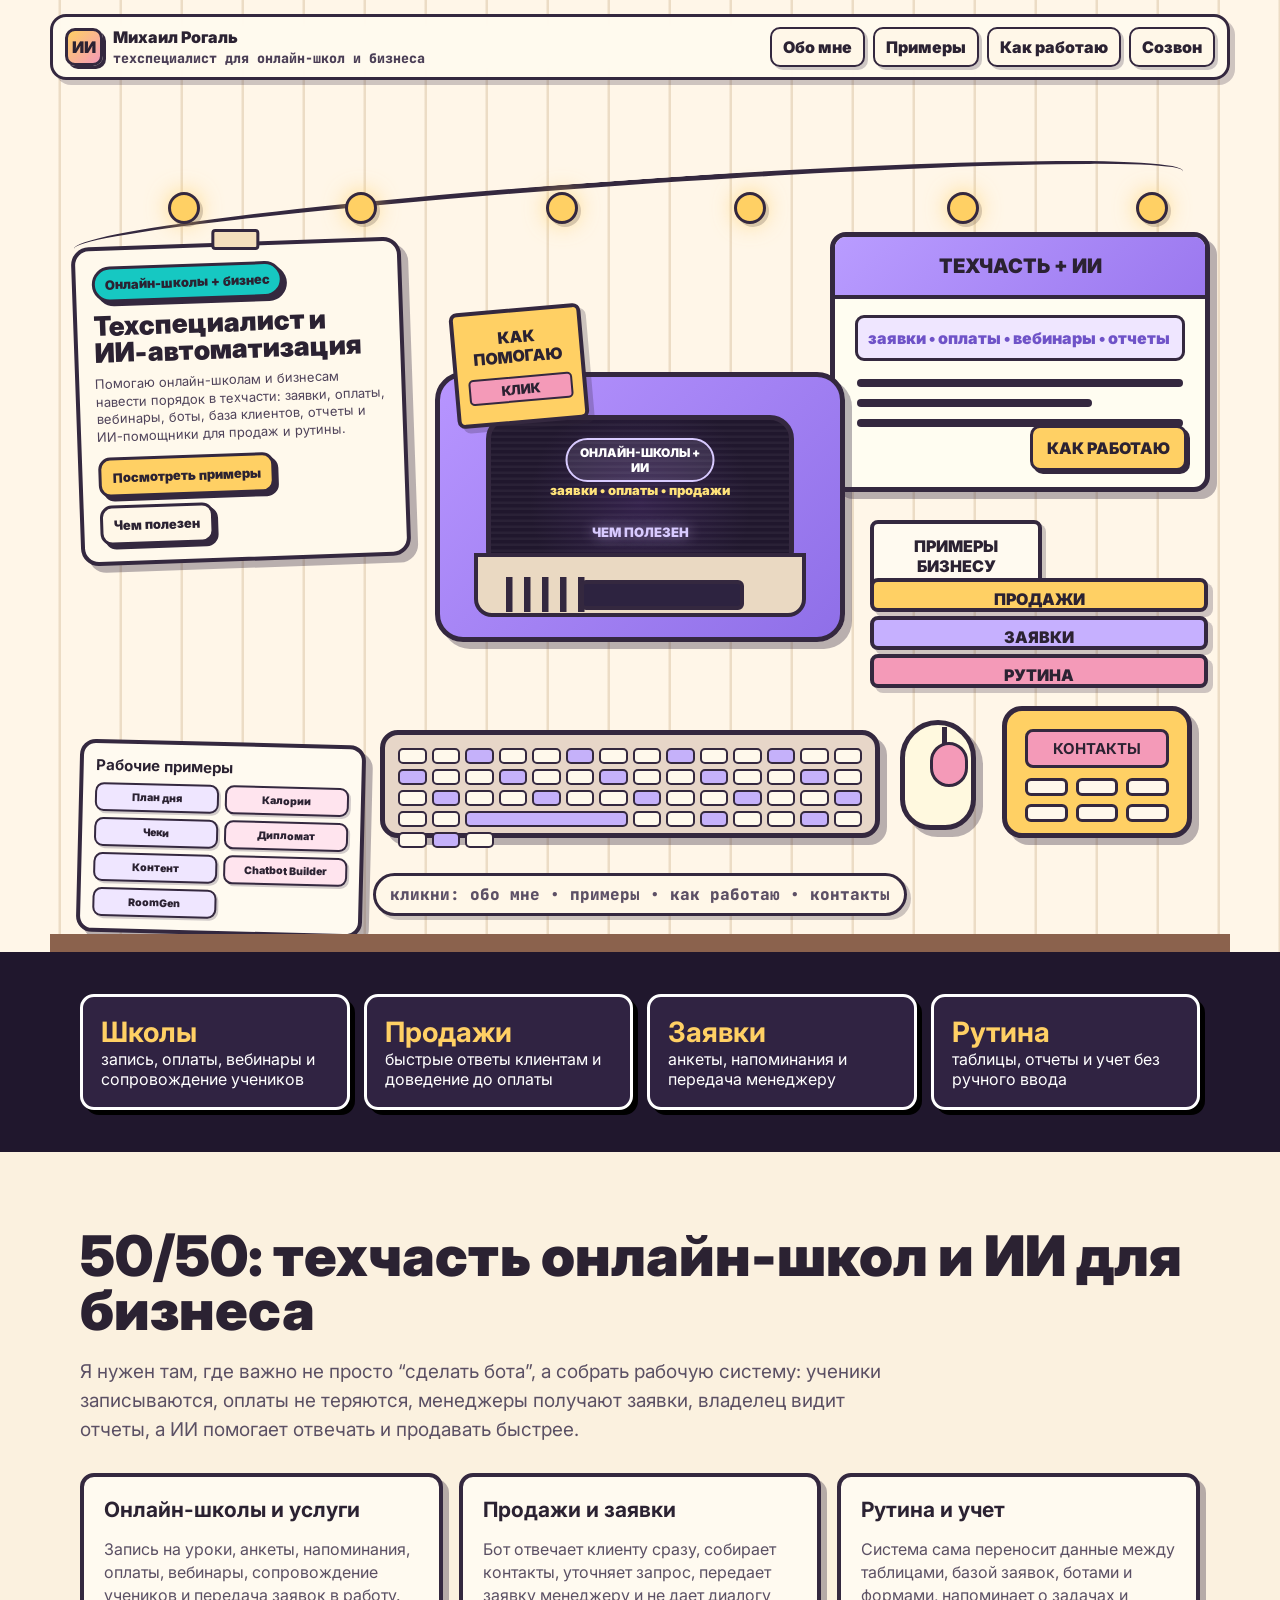
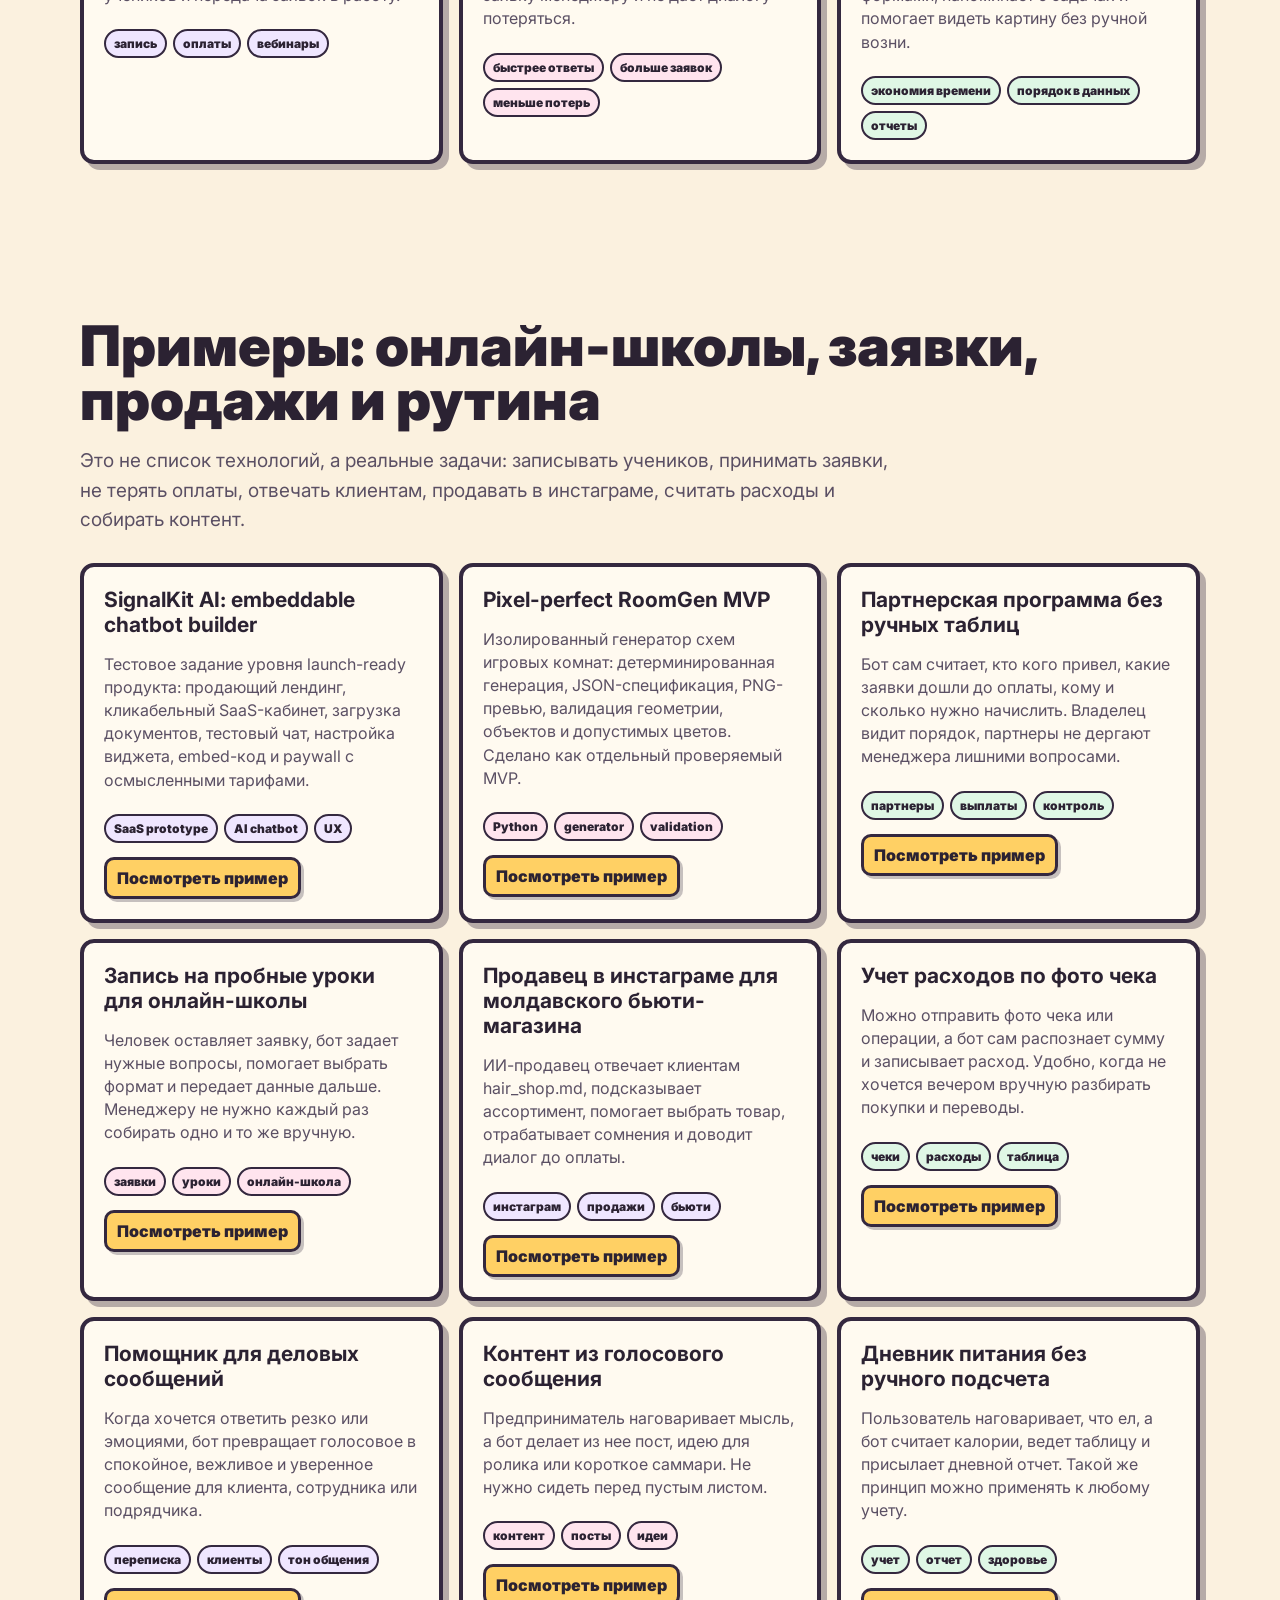
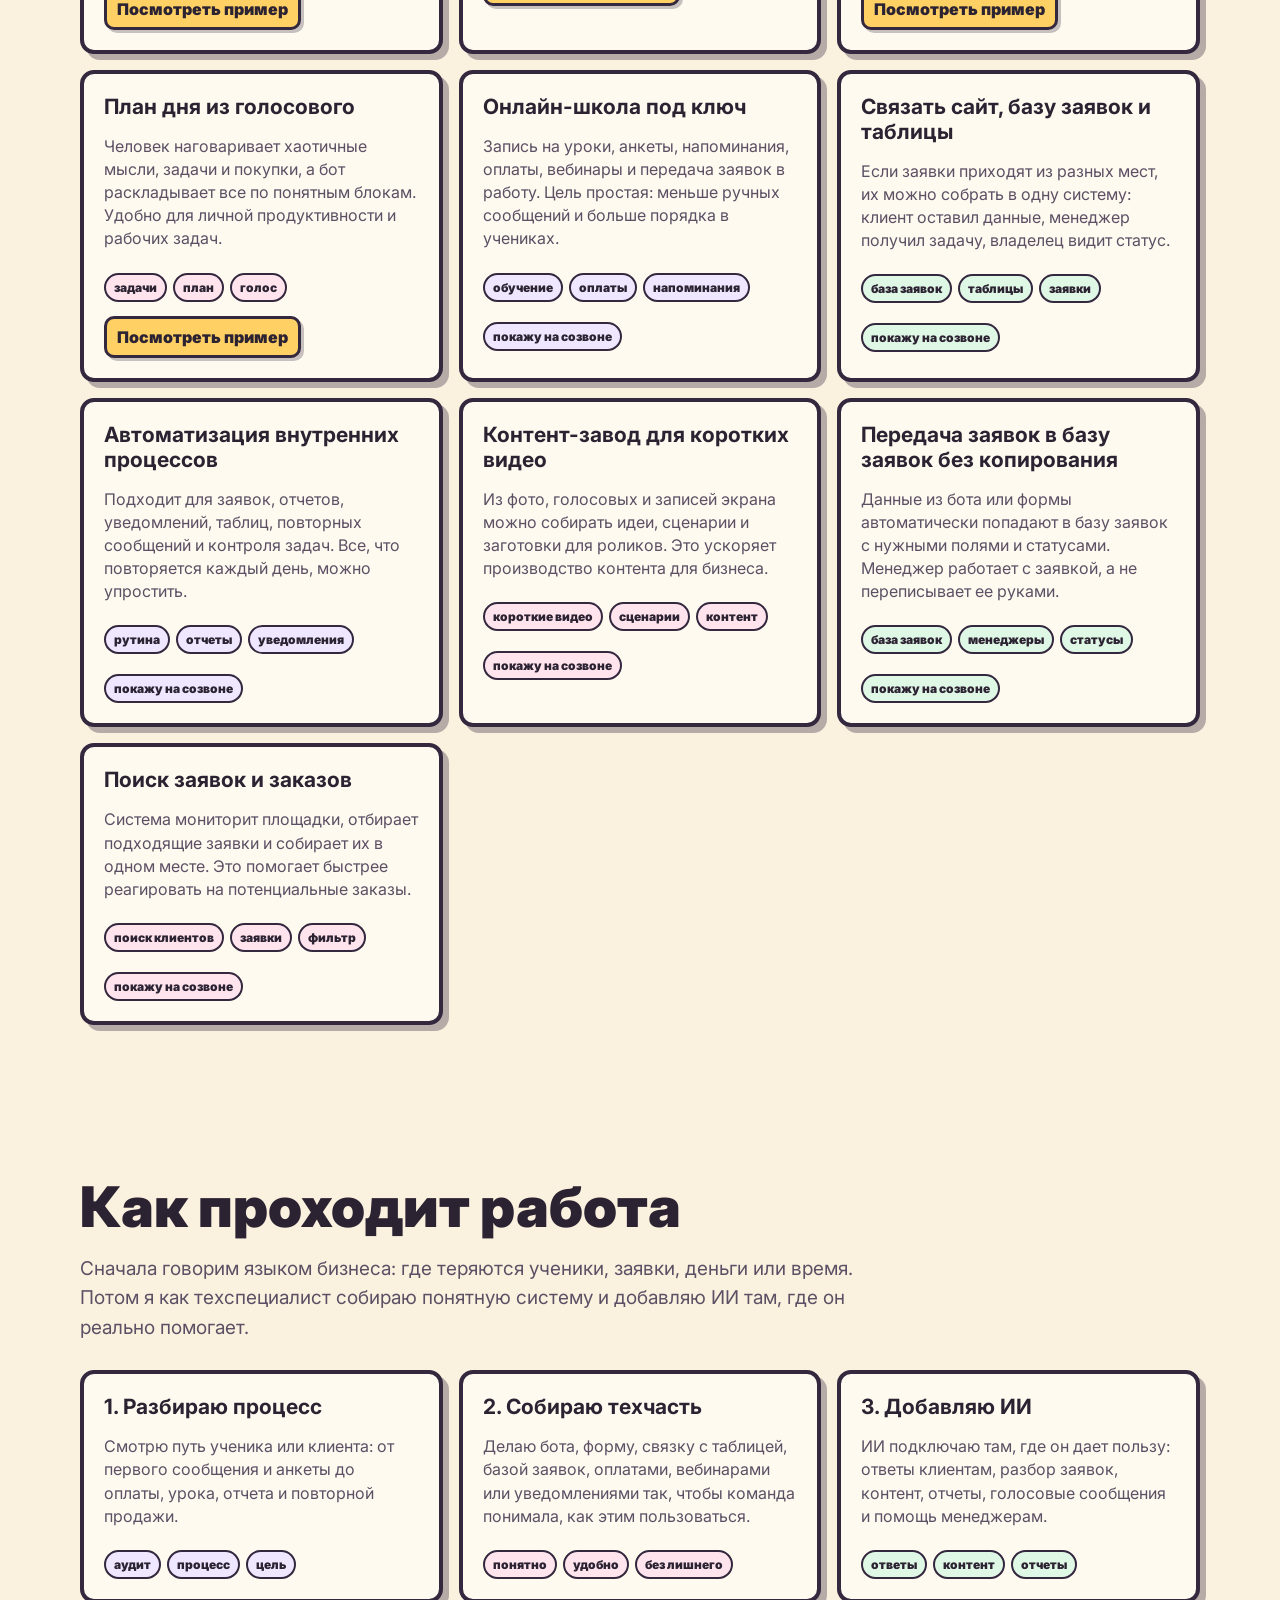
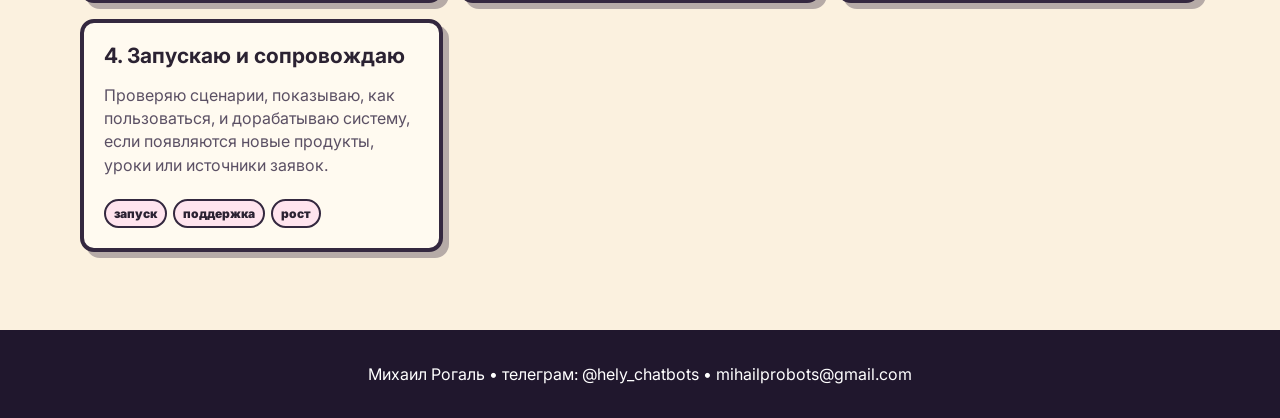
<file: index.html>
<!doctype html>
<html lang="ru">
<head>
  <meta charset="utf-8" />
  <meta name="viewport" content="width=device-width, initial-scale=1" />
  <title>Михаил Рогаль — техспециалист для онлайн-школ и ИИ-автоматизации</title>
  <meta name="description" content="Техспециалист для онлайн-школ и бизнеса: ИИ-боты, заявки, оплаты, вебинары, база заявок, отчеты и автоматизация рутины." />
  <meta property="og:title" content="Михаил Рогаль — техспециалист для онлайн-школ и ИИ-автоматизации" />
  <meta property="og:description" content="Соединяю техчасть онлайн-школ с ИИ-автоматизацией: заявки, оплаты, вебинары, боты, отчеты и база клиентов." />
  <meta name="theme-color" content="#fbf1df" />
  <link rel="preconnect" href="https://fonts.googleapis.com">
  <link rel="preconnect" href="https://fonts.gstatic.com" crossorigin>
  <link href="https://fonts.googleapis.com/css2?family=Inter:wght@500;700;800;900&family=JetBrains+Mono:wght@600;800&display=swap" rel="stylesheet">
  <style>
    :root{--paper:#fbf1df;--ink:#2b2232;--line:#34283f;--muted:#675a70;--purple:#aa8fe8;--purple-dark:#6f53c8;--yellow:#ffd064;--pink:#f49ab8;--green:#70c986;--cyan:#16c8c2;--cream:#fffaf0;--desk:#8b624d;--shadow:7px 7px 0 rgba(52,40,63,.34)}
    *{box-sizing:border-box} html{scroll-behavior:smooth} body{margin:0;color:var(--ink);font-family:Inter,system-ui,sans-serif;background:var(--paper);overflow-x:hidden} button,a{font:inherit;color:inherit}.mono{font-family:'JetBrains Mono',monospace}.grain:before{content:"";position:fixed;inset:0;pointer-events:none;z-index:99;background-image:radial-gradient(rgba(52,40,63,.16) .55px,transparent .55px);background-size:4px 4px;opacity:.12}
    .top{position:fixed;z-index:30;top:14px;left:50%;right:auto;width:calc(100% - 28px);max-width:1180px;transform:translateX(-50%);display:flex;align-items:center;justify-content:space-between;gap:14px;padding:10px 12px;border:3px solid var(--line);border-radius:16px;background:rgba(255,250,238,.94);box-shadow:5px 5px 0 rgba(52,40,63,.24);backdrop-filter:blur(12px);overflow:hidden}
    .logo{display:flex;align-items:center;gap:10px;font-weight:900;min-width:0;max-width:390px}.logo-mark{width:38px;height:38px;border:3px solid var(--line);border-radius:10px;background:linear-gradient(135deg,var(--yellow),var(--pink));box-shadow:3px 3px 0 var(--line);display:grid;place-items:center}.logo small{font-family:'JetBrains Mono',monospace;color:#4b3f56}.logo span:last-child{white-space:nowrap;overflow:hidden;text-overflow:ellipsis}.nav{display:flex;gap:8px;flex-wrap:nowrap;justify-content:flex-end;flex-shrink:0}.nav button,.nav a{border:2px solid var(--line);border-radius:10px;background:#fff7e8;padding:8px 11px;font-weight:900;text-decoration:none;box-shadow:3px 3px 0 rgba(52,40,63,.24)}.nav button:hover,.nav a:hover{transform:translate(-1px,-1px);box-shadow:5px 5px 0 rgba(52,40,63,.28)}
    .hero{min-height:100vh;padding:92px 20px 0;display:grid;place-items:end center;background:repeating-linear-gradient(90deg,#fff6e8 0 58px,#ecdcc5 59px 61px)}.scene{position:relative;width:min(1180px,100%);height:860px;min-height:860px;border-bottom:18px solid var(--desk);overflow:hidden}
    .wire{position:absolute;left:2%;right:4%;top:88px;height:60px;border-top:5px solid var(--line);border-radius:50%;transform:skewY(-4deg)}.bulb{position:absolute;top:100px;width:32px;height:32px;border:3px solid var(--line);border-radius:50%;background:var(--yellow);box-shadow:0 0 22px rgba(255,208,100,.75),3px 3px 0 rgba(52,40,63,.25)}.b1{left:10%}.b2{left:25%}.b3{left:42%}.b4{left:58%}.b5{left:76%}.b6{left:92%}
    .intro{position:absolute;left:26px;top:150px;width:330px;padding:16px;border:4px solid var(--line);border-radius:18px;background:#fff9ec;box-shadow:var(--shadow);transform:rotate(-2deg)}.intro:before{content:"";position:absolute;top:-17px;left:50%;width:42px;height:15px;transform:translateX(-50%) rotate(2deg);border:3px solid var(--line);border-radius:4px;background:#f4dfbd}.badge{display:inline-block;border:3px solid var(--line);border-radius:999px;background:var(--cyan);padding:7px 10px;font-size:13px;font-weight:900;box-shadow:4px 4px 0 var(--line)}h1{margin:10px 0 9px;font-size:27px;line-height:1;font-weight:900;letter-spacing:0}.intro p{margin:0 0 12px;color:#4f435a;font-size:13px;line-height:1.35}.intro-actions{display:flex;gap:8px;flex-wrap:wrap}.live-links{position:absolute;left:28px;top:650px;width:286px;border:4px solid var(--line);border-radius:16px;background:#fffaf0;padding:12px;box-shadow:var(--shadow);transform:rotate(1.4deg);z-index:6}.live-links h3{margin:0 0 8px;font-size:15px}.live-links-grid{display:grid;grid-template-columns:1fr 1fr;gap:6px}.mini-link{display:block;border:2px solid var(--line);border-radius:9px;background:#efe6ff;padding:6px 7px;font-size:10.5px;font-weight:900;text-decoration:none;text-align:center;box-shadow:2px 2px 0 rgba(52,40,63,.22)}.mini-link:nth-child(2n){background:#ffe4ee}.mini-link:hover{transform:translate(-1px,-1px);box-shadow:4px 4px 0 rgba(52,40,63,.26)}.btn{border:3px solid var(--line);border-radius:12px;background:var(--yellow);padding:9px 11px;font-size:13px;font-weight:900;text-decoration:none;box-shadow:4px 4px 0 var(--line)}.btn.alt{background:#fff7e8}.btn:hover{transform:translate(-2px,-2px);box-shadow:7px 7px 0 var(--line)}
    .plant{display:none;position:absolute;left:34px;bottom:18px;width:128px;height:210px}.leaf{position:absolute;bottom:70px;left:58px;width:10px;height:135px;border:3px solid var(--line);border-radius:99px;background:var(--green);transform-origin:bottom}.leaf.a{transform:rotate(-42deg)}.leaf.b{transform:rotate(-17deg);height:165px}.leaf.c{transform:rotate(18deg);height:150px}.leaf.d{transform:rotate(45deg);height:128px}.pot{position:absolute;bottom:0;left:26px;width:86px;height:66px;border:4px solid var(--line);border-radius:8px 8px 20px 20px;background:#df918b;box-shadow:5px 5px 0 rgba(52,40,63,.25)}
    .monitor{position:absolute;left:385px;top:280px;width:410px;height:270px;z-index:8}.sticky{position:absolute;left:18px;top:-64px;z-index:10;width:132px;height:116px;padding:14px 10px;border:4px solid var(--line);border-radius:8px;background:var(--yellow);box-shadow:5px 5px 0 rgba(52,40,63,.25);font-weight:900;text-align:center;transform:rotate(-5deg)}.sticky small{display:block;margin-top:10px;border:2px solid var(--line);border-radius:5px;background:var(--pink);padding:3px}.crt{position:absolute;inset:0;border:5px solid var(--line);border-radius:28px;background:linear-gradient(135deg,#b795ff,#8f6fe8);box-shadow:var(--shadow)}.screen{position:absolute;left:46px;right:46px;top:38px;height:160px;border:5px solid var(--line);border-radius:24px;background:radial-gradient(circle at 50% 55%,#34224b 0,#20172d 65%);display:grid;place-items:center;color:#d8caff;text-align:center;overflow:hidden}.screen:after{content:"";position:absolute;inset:0;background:repeating-linear-gradient(0deg,rgba(255,255,255,.045),rgba(255,255,255,.045) 2px,transparent 3px,transparent 6px)}.screen-face{display:none}.screen-title{position:absolute;z-index:3;top:18px;left:50%;transform:translateX(-50%);border:2px solid #d8caff;border-radius:999px;padding:5px 10px;color:#fff;background:rgba(216,202,255,.12);font-size:12px;font-weight:900;letter-spacing:0}.screen-sub{position:absolute;z-index:3;top:62px;left:50%;width:250px;transform:translateX(-50%);color:#ffe37a;font-size:13px;font-weight:900;white-space:normal;line-height:1.25}.term-lines a{color:#00e2d6;text-decoration:underline;text-underline-offset:3px;font-weight:900}.open-terminal{position:absolute;z-index:3;bottom:30px;left:50%;width:190px;transform:translateX(-50%);border:0;background:none;color:#d8caff;font-size:13px;font-weight:900;line-height:1;white-space:nowrap;text-align:center;text-shadow:0 0 14px rgba(216,202,255,.65)}.base{position:absolute;left:34px;right:34px;bottom:20px;height:64px;border:4px solid var(--line);border-radius:0 0 18px 18px;background:#ead9c2}.base:before{content:"";position:absolute;left:28px;top:20px;width:88px;height:35px;background:repeating-linear-gradient(90deg,var(--line) 0 6px,transparent 7px 18px)}.base:after{content:"";position:absolute;right:58px;top:23px;width:156px;height:22px;border:4px solid var(--line);border-radius:6px;background:#2d2340}
    .board{position:absolute;right:20px;top:140px;width:380px;height:260px;border:5px solid var(--line);border-radius:16px;background:#fffdf1;box-shadow:var(--shadow);overflow:hidden}.board-head{height:62px;display:grid;place-items:center;background:linear-gradient(135deg,#b99cff,#9b78ef);border-bottom:4px solid var(--line);font-size:20px;font-weight:900}.stack-line{margin:16px 20px 0;border:3px solid var(--line);border-radius:9px;background:#efe6ff;color:var(--purple-dark);font-size:16px;font-weight:900;padding:10px}.board-bars{margin:18px 22px;display:grid;gap:12px}.bar{height:8px;background:var(--line);border-radius:99px}.bar.short{width:72%}.course-btn{position:absolute;right:18px;bottom:16px;border:3px solid var(--line);border-radius:10px;background:var(--yellow);padding:10px 14px;font-weight:900;box-shadow:3px 3px 0 var(--line)}
    .shelf{position:absolute;right:22px;top:486px;width:338px;height:124px;z-index:9}.shelf-title{position:absolute;top:-58px;left:0;width:172px;padding:12px;border:4px solid var(--line);border-radius:8px;background:#fffaf0;text-align:center;font-weight:900;box-shadow:4px 4px 0 rgba(52,40,63,.25)}.book{position:absolute;left:0;right:0;height:34px;border:4px solid var(--line);border-radius:8px;text-align:center;font-weight:900;padding-top:7px;box-shadow:5px 5px 0 rgba(52,40,63,.24)}.book.one{top:0;background:var(--yellow)}.book.two{top:38px;background:#c6b0ff}.book.three{top:76px;background:var(--pink)}
    .phone{position:absolute;right:38px;bottom:96px;width:190px;height:132px;border:5px solid var(--line);border-radius:20px;background:var(--yellow);box-shadow:var(--shadow);padding:18px}.phone h3{margin:0 0 10px;border:3px solid var(--line);border-radius:8px;background:var(--pink);padding:7px;text-align:center;font-size:15px}.dial{display:grid;grid-template-columns:repeat(3,1fr);gap:8px}.dial span{height:18px;border:3px solid var(--line);border-radius:6px;background:#fff8ec}.keyboard{position:absolute;left:330px;bottom:96px;width:500px;height:108px;border:5px solid var(--line);border-radius:18px;background:#e7d6c8;box-shadow:var(--shadow);padding:13px}.keys{display:grid;grid-template-columns:repeat(14,1fr);gap:5px}.key{height:16px;border:2px solid var(--line);border-radius:5px;background:#fff9ec}.key:nth-child(3n){background:#c5b1fa}.space{grid-column:span 5;background:#c5b1fa}.mouse{position:absolute;right:254px;bottom:104px;width:76px;height:110px;border:5px solid var(--line);border-radius:42px 42px 34px 34px;background:#fff9df;box-shadow:var(--shadow)}.mouse:before{content:"";position:absolute;top:2px;left:37px;width:5px;height:42px;background:var(--line)}.mouse:after{content:"";position:absolute;top:17px;left:25px;width:32px;height:39px;border:3px solid var(--line);border-radius:20px;background:var(--pink)}.cup{display:none;position:absolute;right:12px;bottom:22px;width:82px;height:92px;border:4px solid var(--line);border-radius:8px 8px 28px 28px;background:#b9e4e2;box-shadow:5px 5px 0 rgba(52,40,63,.25)}.cup:after{content:"";position:absolute;right:-27px;top:20px;width:34px;height:38px;border:5px solid var(--line);border-left:0;border-radius:0 20px 20px 0}.hint{position:absolute;left:50%;bottom:18px;transform:translateX(-50%);border:3px solid var(--line);border-radius:999px;background:#fff7e8;padding:8px 14px;font-weight:900;color:#5d5066;box-shadow:4px 4px 0 rgba(52,40,63,.25)}
    .hot{cursor:pointer;transition:transform .18s ease,filter .18s ease}.hot:not(.mouse):after{display:none}.hot:hover{filter:saturate(1.12);transform:translateY(-5px)}
    .strip{padding:42px 20px;background:#20172d;color:#fff}.strip-inner{max-width:1120px;margin:auto;display:grid;grid-template-columns:repeat(4,1fr);gap:14px}.stat{border:3px solid #fff;border-radius:14px;padding:18px;background:#302342;box-shadow:5px 5px 0 #000}.stat b{display:block;color:var(--yellow);font-size:28px}.section{max-width:1160px;margin:auto;padding:78px 20px}.section h2{margin:0 0 14px;font-size:clamp(32px,5vw,56px);line-height:.96;font-weight:900}.lead{max-width:820px;color:#5b5064;font-size:19px;line-height:1.55}.grid{display:grid;grid-template-columns:repeat(3,1fr);gap:16px;margin-top:28px}.card{border:4px solid var(--line);border-radius:14px;background:#fffaf0;padding:20px;box-shadow:6px 6px 0 rgba(52,40,63,.35);transition:.18s}.card:hover{transform:translate(-3px,-4px);box-shadow:10px 10px 0 rgba(52,40,63,.38)}.card h3{margin:0 0 10px;font-size:21px}.card p{color:#5b5064;line-height:1.45}.tag{display:inline-block;margin:6px 6px 0 0;border:2px solid var(--line);border-radius:999px;padding:5px 8px;background:#efe6ff;font-size:12px;font-weight:900}.card:nth-child(2n) .tag{background:#ffe4ee}.card:nth-child(3n) .tag{background:#dff7e5}.case-actions{display:flex;gap:8px;flex-wrap:wrap;margin-top:14px}.case-link{display:inline-flex;border:3px solid var(--line);border-radius:10px;background:var(--yellow);padding:8px 10px;font-weight:900;text-decoration:none;box-shadow:3px 3px 0 rgba(52,40,63,.28)}.case-link:hover{transform:translate(-1px,-1px);box-shadow:5px 5px 0 rgba(52,40,63,.32)}
    .overlay{position:fixed;inset:0;z-index:50;display:none;align-items:center;justify-content:center;padding:18px;background:rgba(18,14,23,.72);backdrop-filter:blur(5px)}.overlay.show{display:flex}.window{width:min(900px,96vw);max-height:86vh;overflow:auto;border:5px solid var(--line);border-radius:20px;background:#fffde9;box-shadow:12px 12px 0 rgba(0,0,0,.35)}.winbar{position:sticky;top:0;z-index:2;display:flex;align-items:center;justify-content:space-between;padding:16px 20px;border-bottom:4px solid var(--line);background:#c6b0ff}.close{width:42px;height:42px;border:3px solid var(--line);border-radius:50%;background:#ff9ab7;font-weight:900}.winbody{padding:24px}.terminal{background:#1b1127;color:#f7f1ff}.terminal .winbar{background:#332245;color:#d6c2ff}.term-lines{min-height:390px;font-family:'JetBrains Mono',monospace;font-size:16px;line-height:1.75;white-space:pre-wrap}.prompt{color:#ffd064}.cyan{color:#00e2d6}.green{color:#70e986}.yellow{color:#ffd064}.pink{color:#ff9ab7}.project-list{display:grid;gap:14px}.project{border:4px solid var(--line);border-radius:12px;background:white;padding:18px;box-shadow:5px 5px 0 rgba(52,40,63,.18)}.project:before{content:none;display:none}.project-top{display:flex;justify-content:space-between;gap:12px}.pill{display:none}.course-grid,.contact-grid{display:grid;grid-template-columns:repeat(2,1fr);gap:14px}.course{border:4px solid var(--line);border-radius:12px;background:#f0e7ff;padding:18px;box-shadow:5px 5px 0 rgba(52,40,63,.24)}.course:nth-child(2n){background:#ffe6ef}.course b{display:block;margin-bottom:8px;font-size:18px}.course strong{display:inline-block;margin-bottom:7px;border:2px solid var(--line);border-radius:8px;background:var(--yellow);padding:3px 7px}.contact-grid a{display:block;text-align:center;border:4px solid var(--line);border-radius:12px;background:var(--yellow);padding:18px;font-weight:900;text-decoration:none;box-shadow:5px 5px 0 rgba(52,40,63,.3)}footer{padding:34px 20px;background:#20172d;color:#fff;text-align:center}.wobble{animation:wobble .45s ease}@keyframes wobble{20%{transform:rotate(-2deg) scale(1.03)}60%{transform:rotate(2deg) scale(1.03)}}
    @media(max-width:950px){.top{align-items:flex-start}.nav button,.nav a{font-size:12px;padding:7px}.scene{height:1490px;min-height:1490px}.intro{position:relative;left:auto;top:auto;width:auto;margin:18px 0;transform:none}.live-links{left:5px;top:430px;bottom:auto;width:330px;transform:none}.monitor{left:5px;top:650px;width:380px;height:270px}.screen{left:38px;right:38px;height:150px}.board{right:0;top:935px;width:320px;height:220px}.shelf{right:20px;top:1175px;width:300px}.phone{right:12px;bottom:72px}.keyboard{left:5px;bottom:46px;width:360px;height:96px}.mouse,.cup,.plant{display:none}.strip-inner,.grid,.course-grid,.contact-grid{grid-template-columns:1fr}.hero{padding-top:92px}}
  </style>
</head>
<body class="grain">
  <header class="top"><div class="logo"><span class="logo-mark">ИИ</span><span>Михаил Рогаль<br><small>техспециалист для онлайн-школ и бизнеса</small></span></div><nav class="nav" aria-label="Навигация"><button data-open="terminal">Обо мне</button><button data-open="projects">Примеры</button><button data-open="courses">Как работаю</button><a href="https://calendly.com/mihailprobots/30min" target="_blank" rel="noreferrer">Созвон</a></nav></header>
  <main>
    <section class="hero" id="home"><div class="scene" aria-label="Интерактивная мастерская автоматизации"><div class="wire"></div><i class="bulb b1"></i><i class="bulb b2"></i><i class="bulb b3"></i><i class="bulb b4"></i><i class="bulb b5"></i><i class="bulb b6"></i>
      <div class="intro"><span class="badge">Онлайн-школы + бизнес</span><h1>Техспециалист и ИИ-автоматизация</h1><p>Помогаю онлайн-школам и бизнесам навести порядок в техчасти: заявки, оплаты, вебинары, боты, база клиентов, отчеты и ИИ-помощники для продаж и рутины.</p><div class="intro-actions"><button class="btn" data-open="projects">Посмотреть примеры</button><button class="btn alt" data-open="terminal">Чем полезен</button></div></div>
      <div class="plant"><i class="leaf a"></i><i class="leaf b"></i><i class="leaf c"></i><i class="leaf d"></i><i class="pot"></i></div><div class="live-links"><h3>Рабочие примеры</h3><div class="live-links-grid"><a class="mini-link" href="https://t.me/ClearYourHead_bot" target="_blank" rel="noreferrer">План дня</a><a class="mini-link" href="https://t.me/counthealthylife_bot" target="_blank" rel="noreferrer">Калории</a><a class="mini-link" href="https://t.me/savereceipt_bot" target="_blank" rel="noreferrer">Чеки</a><a class="mini-link" href="https://t.me/mydiplomat_bot" target="_blank" rel="noreferrer">Дипломат</a><a class="mini-link" href="https://t.me/makemycontent_bot" target="_blank" rel="noreferrer">Контент</a><a class="mini-link" href="https://mihailprobots-ai.github.io/ai-automation-portfolio/signalkit-chatbot-builder/" target="_blank" rel="noreferrer">Chatbot Builder</a><a class="mini-link" href="https://mihailprobots-ai.github.io/ai-automation-portfolio/pixel-room-generator-mvp/" target="_blank" rel="noreferrer">RoomGen</a></div></div>
      <div class="monitor hot" data-open="terminal" aria-label="Открыть обо мне"><div class="sticky">КАК ПОМОГАЮ<small>КЛИК</small></div><div class="crt"><div class="screen"><div class="screen-title">ОНЛАЙН-ШКОЛЫ + ИИ</div><div class="screen-face">• •<br>▭</div><div class="screen-sub">заявки • оплаты • продажи</div><button class="open-terminal">ЧЕМ ПОЛЕЗЕН</button></div><div class="base"></div></div></div>
      <div class="board hot" data-open="courses" aria-label="Открыть как работаю"><div class="board-head">ТЕХЧАСТЬ + ИИ</div><div class="stack-line">заявки • оплаты • вебинары • отчеты</div><div class="board-bars"><i class="bar"></i><i class="bar short"></i><i class="bar"></i></div><button class="course-btn">КАК РАБОТАЮ</button></div>
      <div class="shelf hot" data-open="projects" aria-label="Открыть проекты"><div class="shelf-title">ПРИМЕРЫ БИЗНЕСУ</div><div class="book one">ПРОДАЖИ</div><div class="book two">ЗАЯВКИ</div><div class="book three">РУТИНА</div></div>
      <div class="phone hot" data-open="contact" aria-label="Открыть контакты"><h3>КОНТАКТЫ</h3><div class="dial"><span></span><span></span><span></span><span></span><span></span><span></span></div></div><div class="keyboard"><div class="keys" aria-hidden="true"></div></div><div class="mouse hot" data-open="projects" aria-label="Мышка открывает проекты"></div><div class="cup"></div><div class="hint mono">кликни: обо мне • примеры • как работаю • контакты</div>
    </div></section>
    <section class="strip"><div class="strip-inner"><div class="stat"><b>Школы</b>запись, оплаты, вебинары и сопровождение учеников</div><div class="stat"><b>Продажи</b>быстрые ответы клиентам и доведение до оплаты</div><div class="stat"><b>Заявки</b>анкеты, напоминания и передача менеджеру</div><div class="stat"><b>Рутина</b>таблицы, отчеты и учет без ручного ввода</div></div></section>
    <section class="section" id="directions"><h2>50/50: техчасть онлайн-школ и ИИ для бизнеса</h2><p class="lead">Я нужен там, где важно не просто “сделать бота”, а собрать рабочую систему: ученики записываются, оплаты не теряются, менеджеры получают заявки, владелец видит отчеты, а ИИ помогает отвечать и продавать быстрее.</p><div class="grid"><article class="card"><h3>Онлайн-школы и услуги</h3><p>Запись на уроки, анкеты, напоминания, оплаты, вебинары, сопровождение учеников и передача заявок в работу.</p><span class="tag">запись</span><span class="tag">оплаты</span><span class="tag">вебинары</span></article><article class="card"><h3>Продажи и заявки</h3><p>Бот отвечает клиенту сразу, собирает контакты, уточняет запрос, передает заявку менеджеру и не дает диалогу потеряться.</p><span class="tag">быстрее ответы</span><span class="tag">больше заявок</span><span class="tag">меньше потерь</span></article><article class="card"><h3>Рутина и учет</h3><p>Система сама переносит данные между таблицами, базой заявок, ботами и формами, напоминает о задачах и помогает видеть картину без ручной возни.</p><span class="tag">экономия времени</span><span class="tag">порядок в данных</span><span class="tag">отчеты</span></article></div></section>
    <section class="section" id="cases"><h2>Примеры: онлайн-школы, заявки, продажи и рутина</h2><p class="lead">Это не список технологий, а реальные задачи: записывать учеников, принимать заявки, не терять оплаты, отвечать клиентам, продавать в инстаграме, считать расходы и собирать контент.</p><div class="grid" id="caseCards"></div></section>
    <section class="section" id="learning"><h2>Как проходит работа</h2><p class="lead">Сначала говорим языком бизнеса: где теряются ученики, заявки, деньги или время. Потом я как техспециалист собираю понятную систему и добавляю ИИ там, где он реально помогает.</p><div class="grid"><article class="card"><h3>1. Разбираю процесс</h3><p>Смотрю путь ученика или клиента: от первого сообщения и анкеты до оплаты, урока, отчета и повторной продажи.</p><span class="tag">аудит</span><span class="tag">процесс</span><span class="tag">цель</span></article><article class="card"><h3>2. Собираю техчасть</h3><p>Делаю бота, форму, связку с таблицей, базой заявок, оплатами, вебинарами или уведомлениями так, чтобы команда понимала, как этим пользоваться.</p><span class="tag">понятно</span><span class="tag">удобно</span><span class="tag">без лишнего</span></article><article class="card"><h3>3. Добавляю ИИ</h3><p>ИИ подключаю там, где он дает пользу: ответы клиентам, разбор заявок, контент, отчеты, голосовые сообщения и помощь менеджерам.</p><span class="tag">ответы</span><span class="tag">контент</span><span class="tag">отчеты</span></article><article class="card"><h3>4. Запускаю и сопровождаю</h3><p>Проверяю сценарии, показываю, как пользоваться, и дорабатываю систему, если появляются новые продукты, уроки или источники заявок.</p><span class="tag">запуск</span><span class="tag">поддержка</span><span class="tag">рост</span></article></div></section>
  </main>
  <footer>Михаил Рогаль • телеграм: @hely_chatbots • mihailprobots@gmail.com</footer>
  <div class="overlay" id="terminalModal" role="dialog" aria-modal="true"><div class="window terminal"><div class="winbar"><b class="mono">ОБО МНЕ</b><button class="close" data-close>×</button></div><div class="winbody"><div class="term-lines" id="termText"></div></div></div></div>
  <div class="overlay" id="projectsModal" role="dialog" aria-modal="true"><div class="window"><div class="winbar"><b class="mono">ПРИМЕРЫ ДЛЯ БИЗНЕСА</b><button class="close" data-close>×</button></div><div class="winbody"><div class="project-list" id="projectList"></div></div></div></div>
  <div class="overlay" id="coursesModal" role="dialog" aria-modal="true"><div class="window"><div class="winbar"><b class="mono">КАК Я РАБОТАЮ</b><button class="close" data-close>×</button></div><div class="winbody"><h2>Простой порядок работы</h2><p>Сначала выясняем, где бизнес теряет время, заявки или деньги. Потом собираем систему, которую можно реально использовать, а не просто красиво показать.</p><div class="course-grid"><div class="course"><b>1. Понимаю задачу</b><p><strong>без лишних терминов</strong><br>Разбираю ваш процесс: кто пишет, куда падают заявки, где теряются клиенты и что приходится переносить руками.</p></div><div class="course"><b>2. Предлагаю схему</b><p><strong>понятно владельцу</strong><br>Объясняю, что автоматизируем, какой будет путь клиента и какой результат должна дать система.</p></div><div class="course"><b>3. Собираю и запускаю</b><p><strong>до рабочего состояния</strong><br>Настраиваю бота, таблицы, базу заявок, уведомления, оплаты или отчеты и проверяю весь путь.</p></div><div class="course"><b>4. Передаю и поддерживаю</b><p><strong>чтобы не бросить после запуска</strong><br>Показываю, как пользоваться, и помогаю доработать систему, если бизнесу нужны новые шаги.</p></div></div></div></div></div>
  <div class="overlay" id="contactModal" role="dialog" aria-modal="true"><div class="window"><div class="winbar"><b class="mono">КОНТАКТЫ</b><button class="close" data-close>×</button></div><div class="winbody"><h2>Обсудим вашу задачу?</h2><p>Напишите, где сейчас много ручной работы или где теряются заявки. Я предложу понятную схему: что можно автоматизировать, сколько шагов убрать и какой результат ждать.</p><div class="contact-grid"><a href="https://t.me/hely_chatbots" target="_blank" rel="noreferrer">телеграм</a><a href="https://calendly.com/mihailprobots/30min" target="_blank" rel="noreferrer">Созвон</a><a href="mailto:mihailprobots@gmail.com">Почта</a><a href="https://www.linkedin.com/in/%D0%BC%D0%B8%D1%85%D0%B0%D0%B8%D0%BB-%D1%80%D0%BE%D0%B3%D0%B0%D0%BB%D1%8C-3914463b8" target="_blank" rel="noreferrer">Линкедин</a></div></div></div></div>
  <script>
    const cases=[
      {title:'SignalKit AI: embeddable chatbot builder',text:'Тестовое задание уровня launch-ready продукта: продающий лендинг, кликабельный SaaS-кабинет, загрузка документов, тестовый чат, настройка виджета, embed-код и paywall с осмысленными тарифами.',tags:['SaaS prototype','AI chatbot','UX'],url:'https://mihailprobots-ai.github.io/ai-automation-portfolio/signalkit-chatbot-builder/'},
      {title:'Pixel-perfect RoomGen MVP',text:'Изолированный генератор схем игровых комнат: детерминированная генерация, JSON-спецификация, PNG-превью, валидация геометрии, объектов и допустимых цветов. Сделано как отдельный проверяемый MVP.',tags:['Python','generator','validation'],url:'https://mihailprobots-ai.github.io/ai-automation-portfolio/pixel-room-generator-mvp/'},
      {title:'Партнерская программа без ручных таблиц',text:'Бот сам считает, кто кого привел, какие заявки дошли до оплаты, кому и сколько нужно начислить. Владелец видит порядок, партнеры не дергают менеджера лишними вопросами.',tags:['партнеры','выплаты','контроль'],url:'https://t.me/Chistiy_chet_partnerBot'},
      {title:'Запись на пробные уроки для онлайн-школы',text:'Человек оставляет заявку, бот задает нужные вопросы, помогает выбрать формат и передает данные дальше. Менеджеру не нужно каждый раз собирать одно и то же вручную.',tags:['заявки','уроки','онлайн-школа'],url:'https://t.me/PollyEnglish_bot'},
      {title:'Продавец в инстаграме для молдавского бьюти-магазина',text:'ИИ-продавец отвечает клиентам hair_shop.md, подсказывает ассортимент, помогает выбрать товар, отрабатывает сомнения и доводит диалог до оплаты.',tags:['инстаграм','продажи','бьюти'],url:'https://www.instagram.com/hair_shop.md?igsh=MTdzenE3cmxyeWJvOQ=='},
      {title:'Учет расходов по фото чека',text:'Можно отправить фото чека или операции, а бот сам распознает сумму и записывает расход. Удобно, когда не хочется вечером вручную разбирать покупки и переводы.',tags:['чеки','расходы','таблица'],url:'https://t.me/savereceipt_bot'},
      {title:'Помощник для деловых сообщений',text:'Когда хочется ответить резко или эмоциями, бот превращает голосовое в спокойное, вежливое и уверенное сообщение для клиента, сотрудника или подрядчика.',tags:['переписка','клиенты','тон общения'],url:'https://t.me/mydiplomat_bot'},
      {title:'Контент из голосового сообщения',text:'Предприниматель наговаривает мысль, а бот делает из нее пост, идею для ролика или короткое саммари. Не нужно сидеть перед пустым листом.',tags:['контент','посты','идеи'],url:'https://t.me/makemycontent_bot'},
      {title:'Дневник питания без ручного подсчета',text:'Пользователь наговаривает, что ел, а бот считает калории, ведет таблицу и присылает дневной отчет. Такой же принцип можно применять к любому учету.',tags:['учет','отчет','здоровье'],url:'https://t.me/counthealthylife_bot'},
      {title:'План дня из голосового',text:'Человек наговаривает хаотичные мысли, задачи и покупки, а бот раскладывает все по понятным блокам. Удобно для личной продуктивности и рабочих задач.',tags:['задачи','план','голос'],url:'https://t.me/ClearYourHead_bot'},
      {title:'Онлайн-школа под ключ',text:'Запись на уроки, анкеты, напоминания, оплаты, вебинары и передача заявок в работу. Цель простая: меньше ручных сообщений и больше порядка в учениках.',tags:['обучение','оплаты','напоминания']},
      {title:'Связать сайт, базу заявок и таблицы',text:'Если заявки приходят из разных мест, их можно собрать в одну систему: клиент оставил данные, менеджер получил задачу, владелец видит статус.',tags:['база заявок','таблицы','заявки']},
      {title:'Автоматизация внутренних процессов',text:'Подходит для заявок, отчетов, уведомлений, таблиц, повторных сообщений и контроля задач. Все, что повторяется каждый день, можно упростить.',tags:['рутина','отчеты','уведомления']},
      {title:'Контент-завод для коротких видео',text:'Из фото, голосовых и записей экрана можно собирать идеи, сценарии и заготовки для роликов. Это ускоряет производство контента для бизнеса.',tags:['короткие видео','сценарии','контент']},
      {title:'Передача заявок в базу заявок без копирования',text:'Данные из бота или формы автоматически попадают в базу заявок с нужными полями и статусами. Менеджер работает с заявкой, а не переписывает ее руками.',tags:['база заявок','менеджеры','статусы']},
      {title:'Поиск заявок и заказов',text:'Система мониторит площадки, отбирает подходящие заявки и собирает их в одном месте. Это помогает быстрее реагировать на потенциальные заказы.',tags:['поиск клиентов','заявки','фильтр']}
    ];
    const cards=document.getElementById('caseCards'), list=document.getElementById('projectList');
    const tag=t=>`<span class="tag">${t}</span>`;
    const link=c=>c.url?`<div class="case-actions"><a class="case-link" href="${c.url}" target="_blank" rel="noreferrer">Посмотреть пример</a></div>`:'<div class="case-actions"><span class="tag">покажу на созвоне</span></div>';
    cases.forEach((c,i)=>{cards.insertAdjacentHTML('beforeend',`<article class="card"><h3>${c.title}</h3><p>${c.text}</p><div>${c.tags.map(tag).join('')}</div>${link(c)}</article>`);list.insertAdjacentHTML('beforeend',`<article class="project"><div class="project-top"><h3>${c.title}</h3></div><p>${c.text}</p><div>${c.tags.map(tag).join('')}</div>${link(c)}</article>`)});
    const keys=document.querySelector('.keys'); for(let i=0;i<55;i++){let k=document.createElement('i');k.className='key'+(i===44?' space':'');keys.appendChild(k)}
    const modals={terminal:terminalModal,projects:projectsModal,courses:coursesModal,contact:contactModal};
    document.querySelectorAll('[data-open]').forEach(el=>el.addEventListener('click',()=>{el.classList.add('wobble');setTimeout(()=>el.classList.remove('wobble'),450);openModal(el.dataset.open)}));
    document.querySelectorAll('[data-close],.overlay').forEach(el=>el.addEventListener('click',e=>{if(e.target.matches('[data-close],.overlay')) closeAll()}));
    addEventListener('keydown',e=>{if(e.key==='Escape') closeAll()});
    function closeAll(){Object.values(modals).forEach(m=>m.classList.remove('show'))}
    function openModal(name){closeAll();modals[name].classList.add('show');if(name==='terminal')typeTerminal()}
    const term=`<span class="cyan">Михаил Рогаль — техспециалист для онлайн-школ и ИИ-автоматизации бизнеса.</span>

<span class="yellow">Что обычно автоматизирую:</span>
• запись на уроки, анкеты, оплаты и вебинары
• ответы клиентам и первичную консультацию
• сбор заявок и передачу менеджеру
• напоминания, отчеты и базу заявок
• подготовку контента из голосовых и материалов

<span class="green">Что получает владелец:</span>
меньше ручной работы, быстрее ответы, понятный учет учеников и заявок, меньше потерянных клиентов и больше порядка в процессах.

<span class="pink">Как объясняю:</span>
без сложного английского. Сначала показываю схему простыми словами: что входит, что выходит, кто получает уведомление и где бизнес экономит время.

<span class="cyan">Рабочие примеры:</span>
<a href="https://t.me/ClearYourHead_bot" target="_blank">план дня</a> • <a href="https://t.me/counthealthylife_bot" target="_blank">учет питания</a> • <a href="https://t.me/savereceipt_bot" target="_blank">чеки</a> • <a href="https://t.me/mydiplomat_bot" target="_blank">деловые сообщения</a> • <a href="https://t.me/makemycontent_bot" target="_blank">контент</a> • <a href="https://mihailprobots-ai.github.io/ai-automation-portfolio/signalkit-chatbot-builder/" target="_blank">chatbot builder</a> • <a href="https://mihailprobots-ai.github.io/ai-automation-portfolio/pixel-room-generator-mvp/" target="_blank">room generator</a>`;
    let typing=false; function typeTerminal(){if(typing)return;typing=true;termText.innerHTML='';let i=0;(function step(){termText.innerHTML=term.slice(0,i++);if(i<=term.length)setTimeout(step,9);else typing=false})()}
  </script>
</body>
</html>
</file>
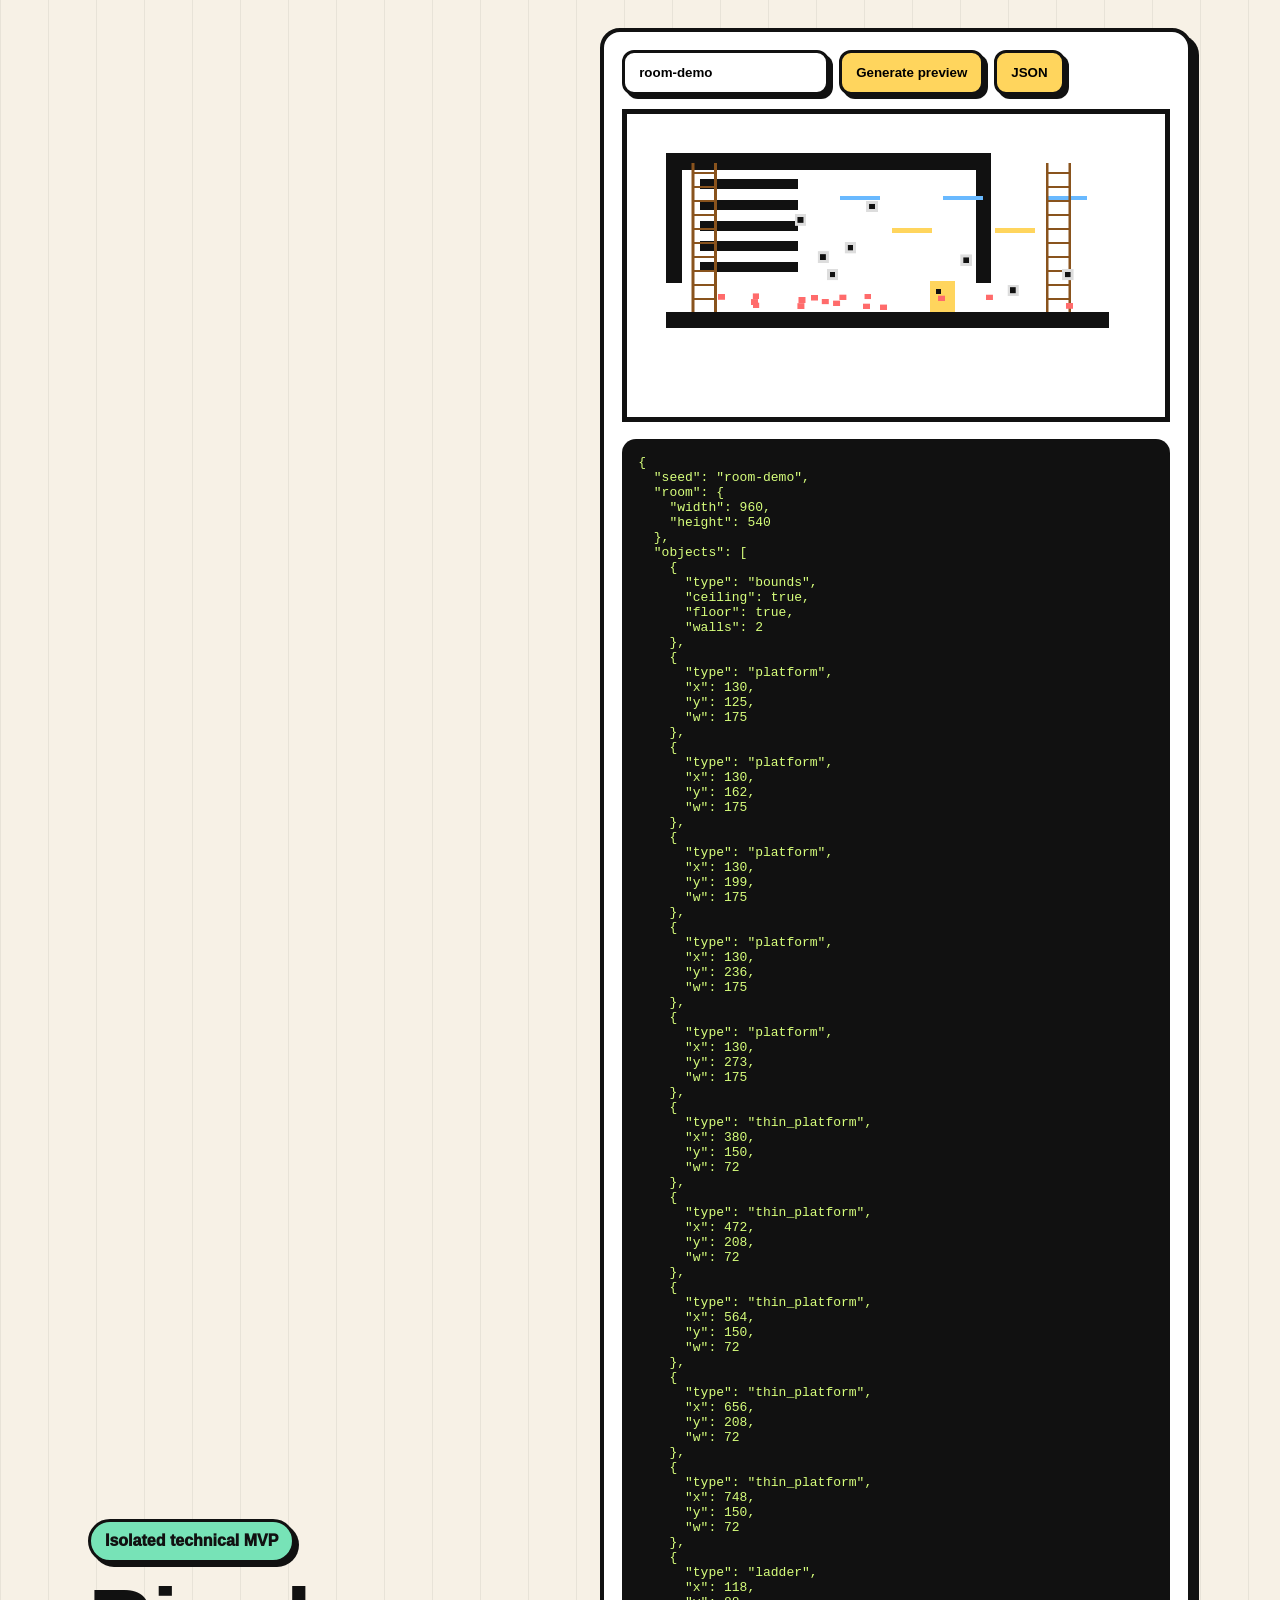
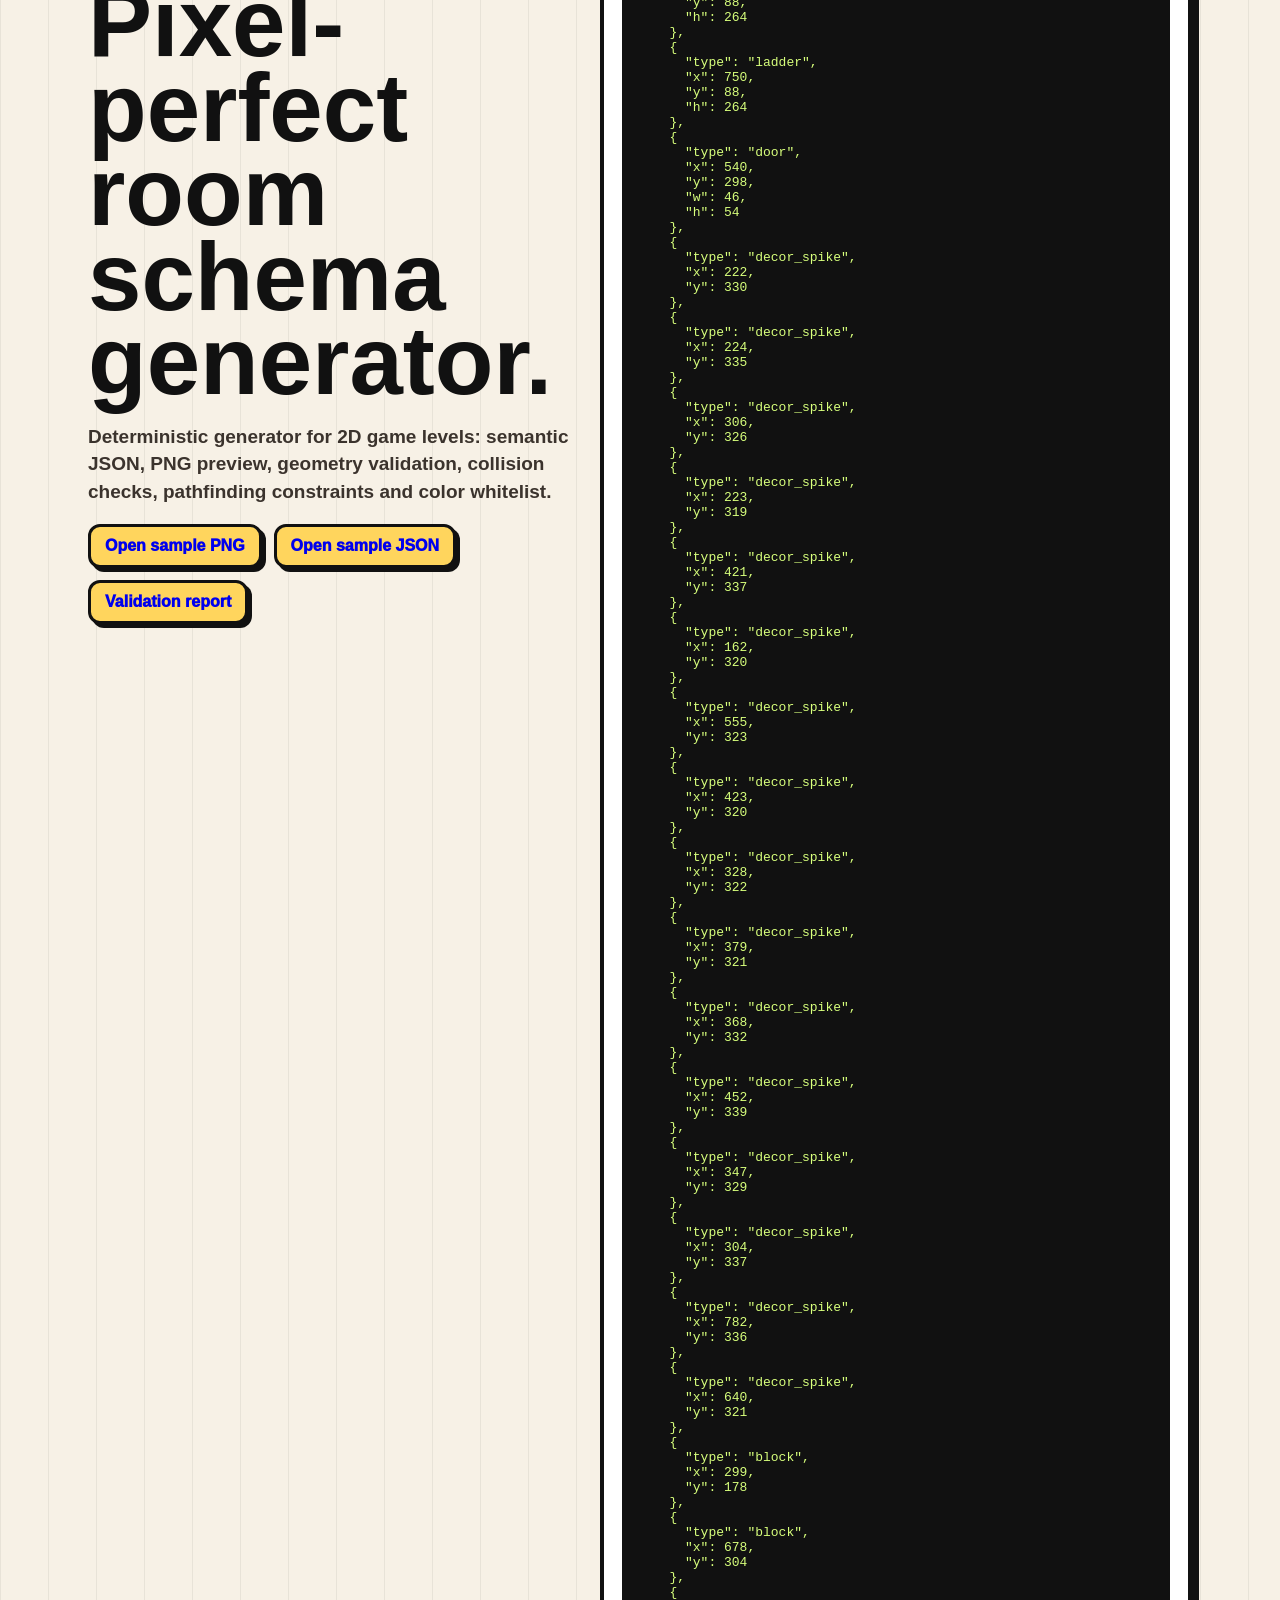
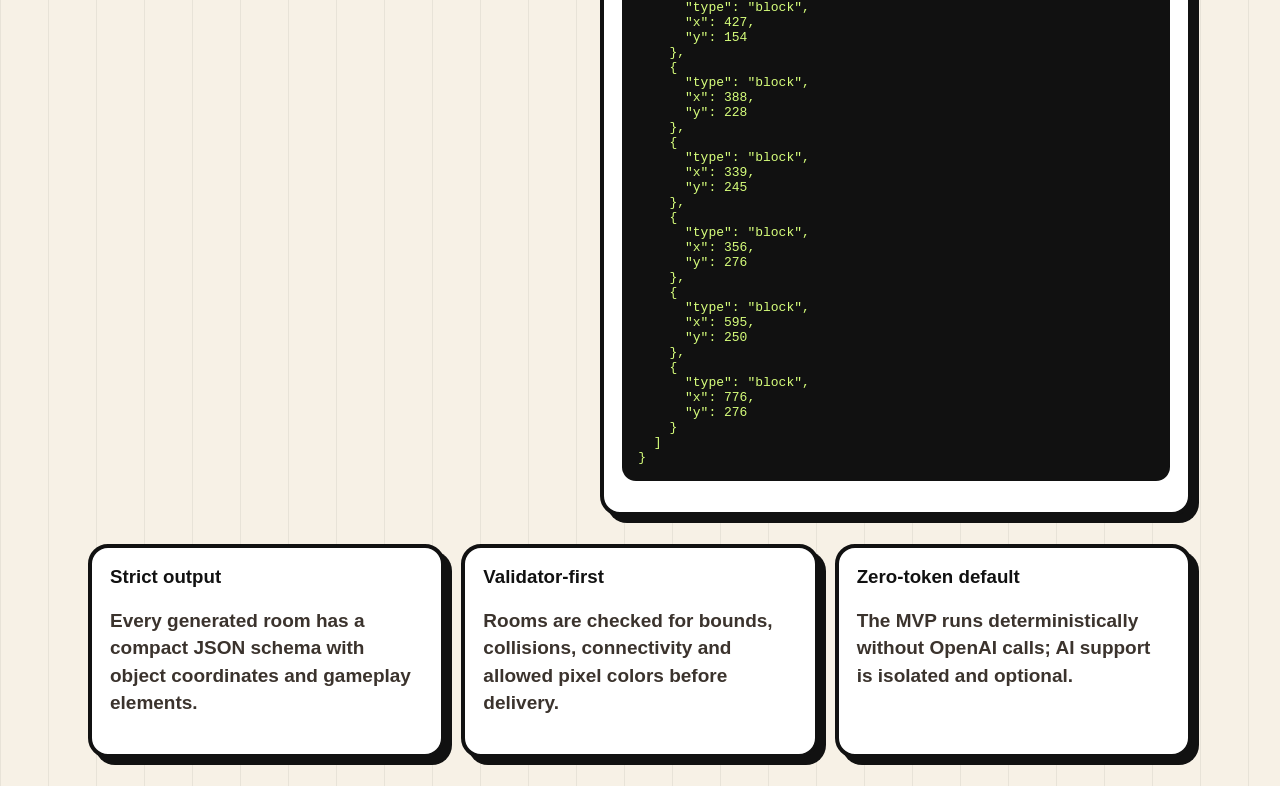
<file: pixel-room-generator-mvp/index.html>
<!doctype html>
<html lang="en">
<head>
  <meta charset="utf-8">
  <meta name="viewport" content="width=device-width,initial-scale=1">
  <title>Pixel RoomGen MVP</title>
  <style>
    :root{--ink:#111;--paper:#f7f1e6;--gold:#ffd55d;--blue:#69b9ff;--pink:#ff7d89;--mint:#77e3b7;--shadow:7px 7px 0 #111}*{box-sizing:border-box}body{margin:0;font-family:Inter,Arial,sans-serif;background:linear-gradient(90deg,rgba(0,0,0,.06) 1px,transparent 1px) 0 0/48px 48px,var(--paper);color:var(--ink)}main{max-width:1160px;margin:auto;padding:28px}.hero{display:grid;grid-template-columns:.9fr 1.1fr;gap:28px;align-items:center;min-height:92vh}.badge,.btn{display:inline-block;border:3px solid #111;border-radius:999px;background:var(--mint);padding:10px 14px;font-weight:950;box-shadow:4px 4px 0 #111}.btn{border-radius:12px;background:var(--gold);text-decoration:none;cursor:pointer}h1{font-size:clamp(46px,8vw,96px);line-height:.88;margin:18px 0}p{font-size:19px;line-height:1.45;font-weight:650;color:#3b332d}.stage,.card{border:4px solid #111;border-radius:20px;background:#fff;box-shadow:var(--shadow);padding:18px}.top{display:flex;gap:10px;flex-wrap:wrap;margin-bottom:14px}input,button{border:3px solid #111;border-radius:12px;padding:12px 14px;font-weight:900;background:#fff;box-shadow:4px 4px 0 #111}button{background:var(--gold);cursor:pointer}canvas{width:100%;border:5px solid #111;image-rendering:pixelated;background:#fff}.grid{display:grid;grid-template-columns:repeat(3,1fr);gap:16px;margin-top:28px}.card h3{margin:0 0 8px}.code{font-family:ui-monospace,Consolas,monospace;background:#111;color:#d7ff7c;border-radius:14px;padding:16px;overflow:auto;font-size:13px}.links{display:flex;gap:12px;flex-wrap:wrap;margin-top:18px}@media(max-width:900px){.hero,.grid{grid-template-columns:1fr}}
  </style>
</head>
<body>
<main>
  <section class="hero">
    <div>
      <span class="badge">Isolated technical MVP</span>
      <h1>Pixel-perfect room schema generator.</h1>
      <p>Deterministic generator for 2D game levels: semantic JSON, PNG preview, geometry validation, collision checks, pathfinding constraints and color whitelist.</p>
      <div class="links"><a class="btn" href="./output/room_001.png" target="_blank">Open sample PNG</a><a class="btn" href="./output/room_001.json" target="_blank">Open sample JSON</a><a class="btn" href="./output/generation_report.json" target="_blank">Validation report</a></div>
    </div>
    <div class="stage">
      <div class="top"><input id="seed" value="room-demo"><button onclick="gen()">Generate preview</button><button onclick="downloadJson()">JSON</button></div>
      <canvas id="c" width="960" height="540"></canvas>
      <pre class="code" id="out"></pre>
    </div>
  </section>
  <section class="grid">
    <article class="card"><h3>Strict output</h3><p>Every generated room has a compact JSON schema with object coordinates and gameplay elements.</p></article>
    <article class="card"><h3>Validator-first</h3><p>Rooms are checked for bounds, collisions, connectivity and allowed pixel colors before delivery.</p></article>
    <article class="card"><h3>Zero-token default</h3><p>The MVP runs deterministically without OpenAI calls; AI support is isolated and optional.</p></article>
  </section>
</main>
<script>
const c=document.getElementById('c'),x=c.getContext('2d');let data={};function R(s){let h=2166136261;for(let i=0;i<s.length;i++)h=(h^s.charCodeAt(i))*16777619>>>0;return()=>((h=(h*1664525+1013904223)>>>0)/4294967296)}function rect(a,b,w,h,col){x.fillStyle=col;x.fillRect(a,b,w,h)}function line(a,b,c,d,w,col){x.strokeStyle=col;x.lineWidth=w;x.beginPath();x.moveTo(a,b);x.lineTo(c,d);x.stroke()}function gen(){let seed=document.getElementById('seed').value||'demo';let r=R(seed);x.clearRect(0,0,960,540);rect(0,0,960,540,'#fff');data={seed,room:{width:960,height:540},objects:[]};function add(type,o){data.objects.push({type,...o})}rect(70,70,580,30,'#111');rect(70,352,790,30,'#111');rect(70,92,28,210,'#111');rect(622,92,28,210,'#111');add('bounds',{ceiling:true,floor:true,walls:2});for(let i=0;i<5;i++){let y=125+i*37;line(130,y,305,y,18,'#111');add('platform',{x:130,y,w:175})}for(let i=0;i<5;i++){let px=380+i*92,py=150+(i%2)*58;line(px,py,px+72,py,8,i%2?'#ffd55d':'#69b9ff');add('thin_platform',{x:px,y:py,w:72})}for(let lx of [118,750]){line(lx,88,lx,352,5,'#89531d');line(lx+40,88,lx+40,352,5,'#89531d');for(let y=105;y<340;y+=25)line(lx,y,lx+40,y,4,'#89531d');add('ladder',{x:lx,y:88,h:264})}rect(540,298,46,54,'#ffd55d');rect(552,312,8,8,'#111');add('door',{x:540,y:298,w:46,h:54});for(let i=0;i<16;i++){let sx=145+r()*650,sy=318+r()*23;rect(sx,sy,12,10,'#ff6b6b');add('decor_spike',{x:sx|0,y:sy|0})}for(let i=0;i<8;i++){let bx=245+r()*540,by=110+r()*205;rect(bx,by,20,20,'#ddd');rect(bx+5,by+5,10,10,'#111');add('block',{x:bx|0,y:by|0})}out.textContent=JSON.stringify(data,null,2)}function downloadJson(){let a=document.createElement('a');a.href='data:application/json;charset=utf-8,'+encodeURIComponent(JSON.stringify(data,null,2));a.download='room.json';a.click()}gen();
</script>
</body>
</html>
</file>
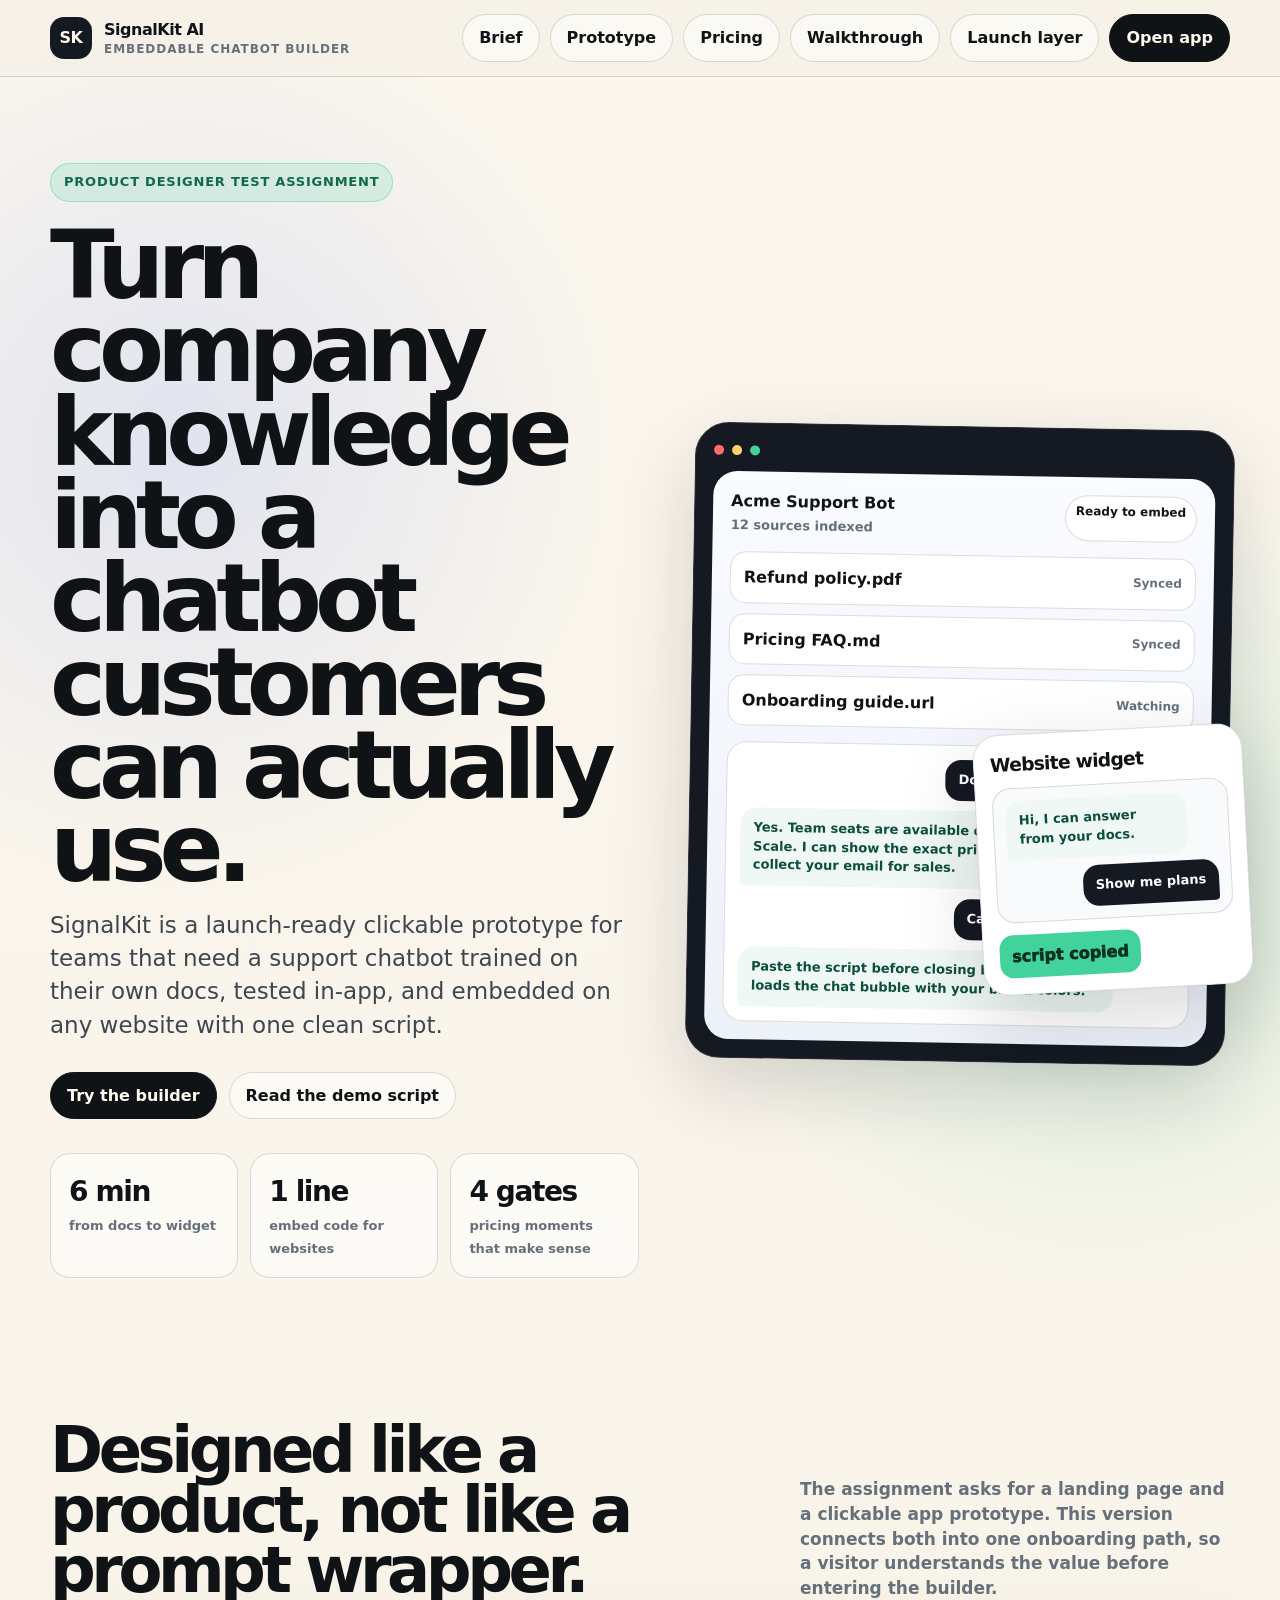
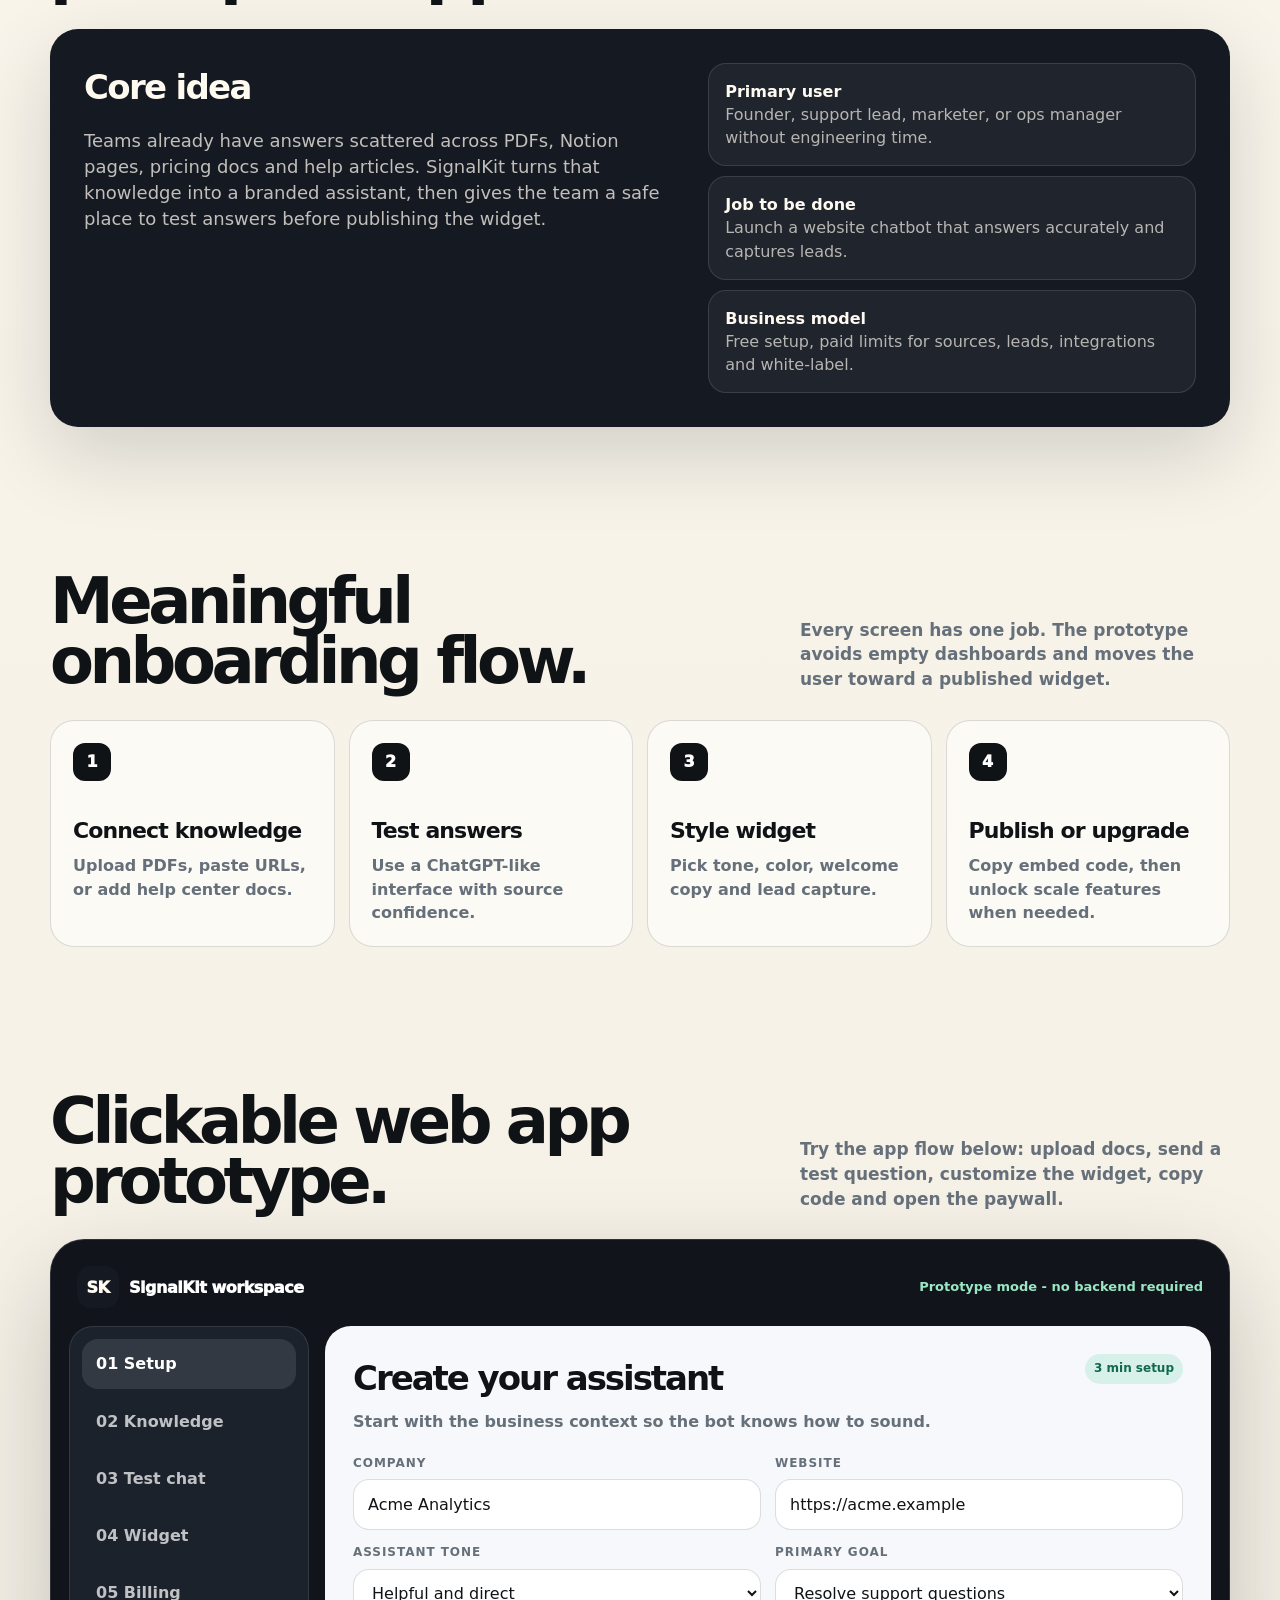
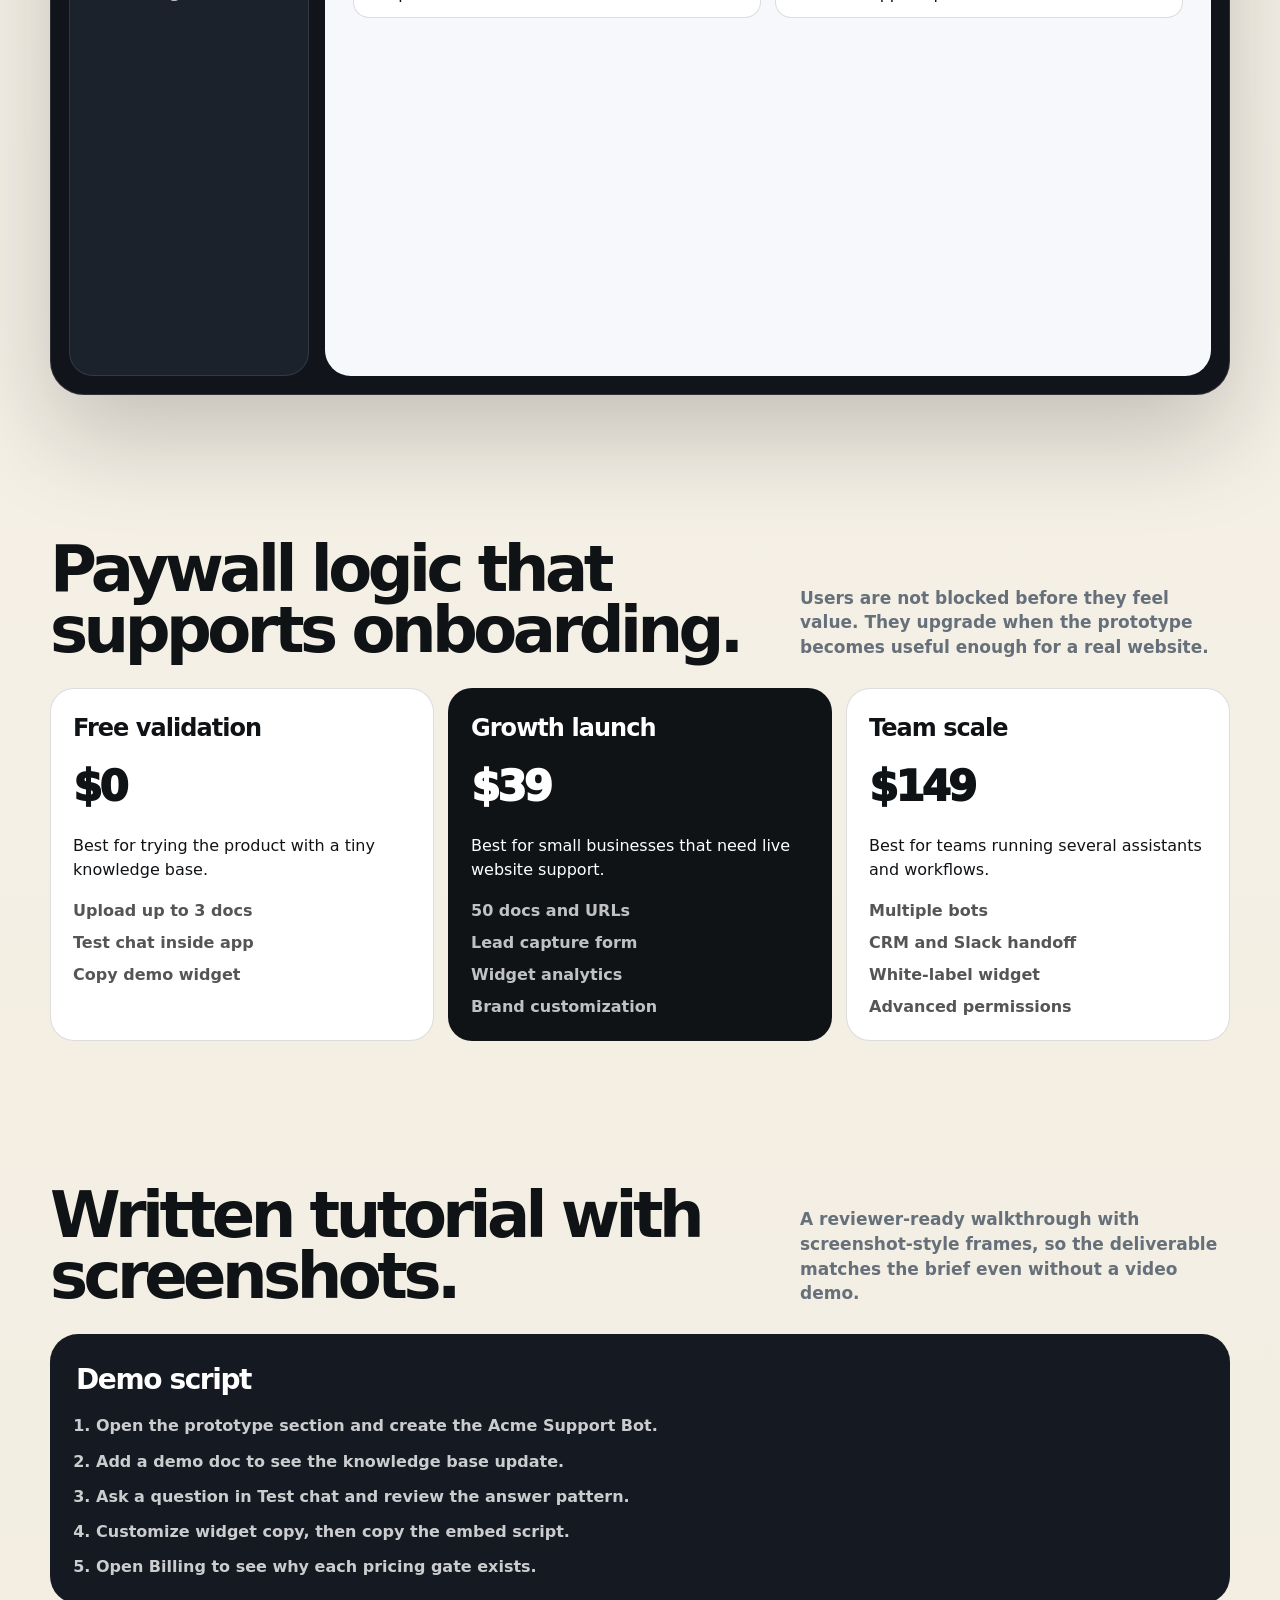
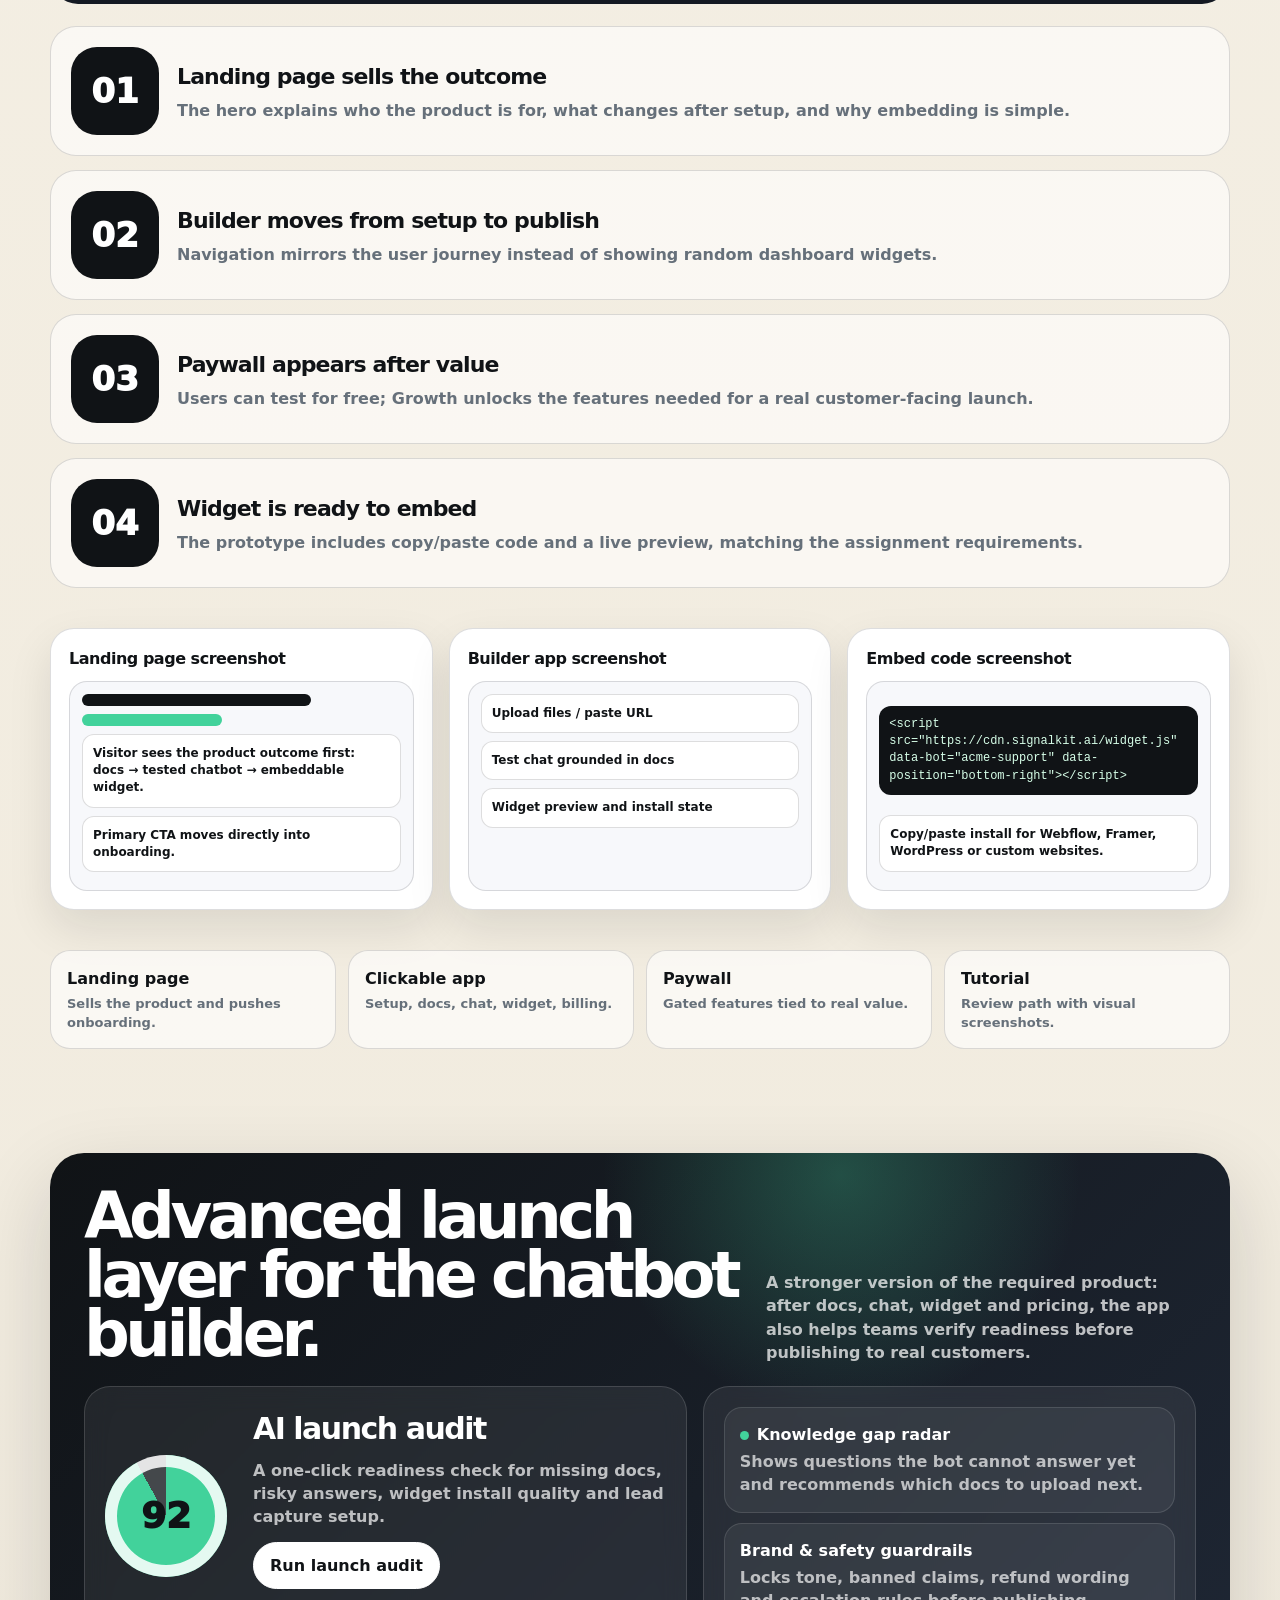
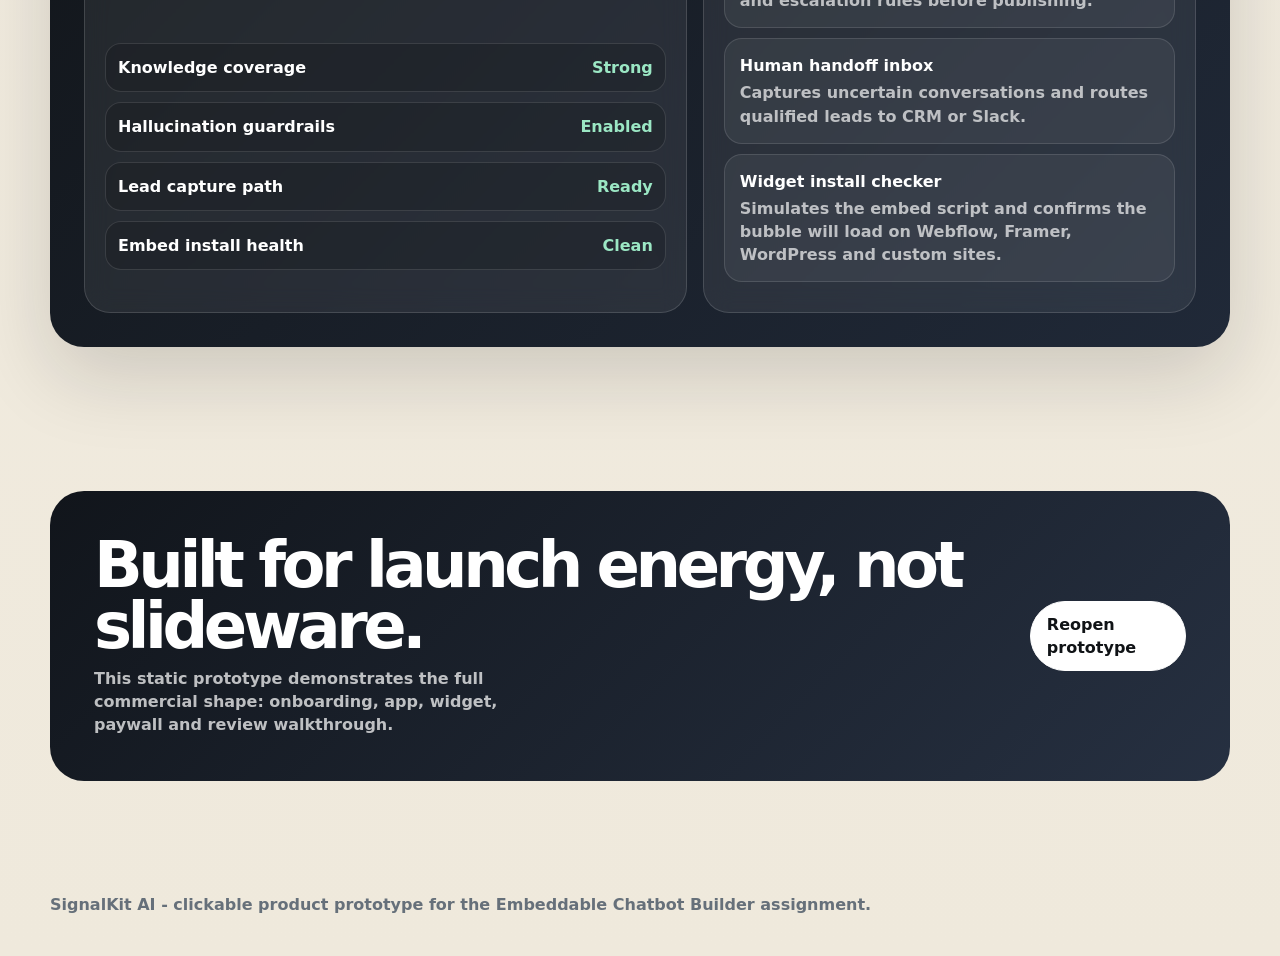
<file: signalkit-chatbot-builder/index.html>
<!doctype html>
<html lang="en">
<head>
<meta charset="utf-8"><meta name="viewport" content="width=device-width, initial-scale=1">
<title>SignalKit AI - Embeddable Chatbot Builder</title>
<meta name="description" content="Premium clickable prototype for an embeddable AI chatbot builder.">
<style>
:root{--ink:#101316;--muted:#66707a;--paper:#f6f1e7;--cream:#fffaf0;--line:rgba(16,19,22,.14);--green:#42d29b;--blue:#5c7cfa;--orange:#ff9f43;--dark:#141922;--shadow:0 28px 80px rgba(16,19,22,.16);--r:28px}*{box-sizing:border-box}html{scroll-behavior:smooth}body{margin:0;color:var(--ink);background:radial-gradient(circle at 14% 6%,rgba(92,124,250,.16),transparent 28rem),radial-gradient(circle at 86% 12%,rgba(66,210,155,.18),transparent 25rem),linear-gradient(180deg,#fbf7ee,#efe9dc);font-family:Inter,ui-sans-serif,system-ui,-apple-system,BlinkMacSystemFont,"Segoe UI",sans-serif;line-height:1.45}button,input,select{font:inherit}a{color:inherit;text-decoration:none}.wrap{width:min(1180px,calc(100% - 40px));margin:0 auto}.nav{position:sticky;top:0;z-index:30;background:rgba(246,241,231,.82);backdrop-filter:blur(18px);border-bottom:1px solid var(--line)}.nav-inner{min-height:76px;display:flex;align-items:center;justify-content:space-between;gap:18px}.brand{display:flex;align-items:center;gap:12px;font-weight:900;letter-spacing:-.03em}.mark{width:42px;height:42px;border-radius:14px;display:grid;place-items:center;background:var(--dark);color:var(--cream)}.brand small{display:block;color:var(--muted);font-size:12px;text-transform:uppercase;letter-spacing:.08em}.links{display:flex;gap:10px;flex-wrap:wrap;justify-content:flex-end}.links a,.btn{border:1px solid var(--line);border-radius:999px;padding:11px 16px;font-weight:850;background:rgba(255,255,255,.52);cursor:pointer;transition:.18s}.links a:hover,.btn:hover{transform:translateY(-2px);box-shadow:0 12px 30px rgba(16,19,22,.1)}.btn.primary{background:var(--ink);color:var(--cream);border-color:var(--ink)}.hero{padding:86px 0 70px;overflow:hidden}.hero-grid{display:grid;grid-template-columns:1.04fr .96fr;gap:48px;align-items:center}.eyebrow{display:inline-flex;padding:9px 13px;border-radius:999px;background:rgba(66,210,155,.16);border:1px solid rgba(66,210,155,.42);color:#11694b;font-size:13px;font-weight:900;text-transform:uppercase;letter-spacing:.06em}.hero h1{margin:22px 0 18px;font-size:clamp(52px,7.4vw,104px);line-height:.88;letter-spacing:-.075em}.lead{font-size:clamp(18px,2vw,23px);color:#3e464f;max-width:670px;margin:0 0 30px}.actions{display:flex;gap:12px;flex-wrap:wrap;margin-bottom:34px}.metrics{display:grid;grid-template-columns:repeat(3,1fr);gap:12px}.metric{border:1px solid var(--line);border-radius:20px;padding:18px;background:rgba(255,255,255,.55)}.metric strong{display:block;font-size:28px;letter-spacing:-.05em}.metric span{color:var(--muted);font-weight:750;font-size:13px}.hero-product{position:relative;min-height:610px}.device{position:absolute;right:0;top:10px;width:min(540px,100%);border-radius:34px;background:var(--dark);color:white;box-shadow:var(--shadow);padding:18px;transform:rotate(1deg);border:1px solid rgba(255,255,255,.12)}.dots{display:flex;gap:8px;padding:4px 0 16px}.dot{width:10px;height:10px;border-radius:50%;background:#ff6b6b}.dot:nth-child(2){background:#ffd166}.dot:nth-child(3){background:#42d29b}.screen{border-radius:24px;background:linear-gradient(180deg,#f9fbff,#edf1f8);color:var(--ink);padding:18px;min-height:500px}.screen-head{display:flex;justify-content:space-between;gap:12px;margin-bottom:16px}.pill{border:1px solid var(--line);border-radius:999px;padding:7px 10px;font-size:12px;font-weight:900;background:white}.doc-stack{display:grid;gap:10px;margin:16px 0}.doc-line{display:flex;justify-content:space-between;align-items:center;padding:13px;border:1px solid var(--line);background:white;border-radius:16px}.doc-line span{color:var(--muted);font-size:12px;font-weight:800}.chat-mini{border:1px solid var(--line);background:white;border-radius:20px;padding:14px;display:grid;gap:10px}.bubble{max-width:86%;padding:11px 13px;border-radius:16px;font-weight:700;font-size:13px}.bubble.user{margin-left:auto;background:var(--dark);color:white;border-bottom-right-radius:4px}.bubble.ai{background:#eff8f4;color:#0d4f38;border-bottom-left-radius:4px}.widget-card{position:absolute;right:-18px;bottom:36px;width:270px;background:white;border:1px solid var(--line);border-radius:26px;padding:16px;box-shadow:var(--shadow);transform:rotate(-3deg)}.widget-card h3{margin:0 0 10px;letter-spacing:-.04em}.widget-preview{border:1px solid var(--line);border-radius:18px;padding:12px;background:#f8fafc;display:grid;gap:8px}.embed-chip{display:inline-flex;margin-top:12px;padding:10px 12px;border-radius:14px;background:var(--green);color:#052f20;font-weight:950}section{padding:72px 0}.section-head{display:flex;align-items:end;justify-content:space-between;gap:24px;margin-bottom:28px}.section-head h2{margin:0;font-size:clamp(38px,5vw,72px);line-height:.94;letter-spacing:-.07em;max-width:760px}.section-head p{margin:0;max-width:430px;color:var(--muted);font-size:17px;font-weight:700}.brief{background:var(--dark);color:var(--cream);border-radius:var(--r);padding:34px;display:grid;grid-template-columns:1.1fr .9fr;gap:28px;box-shadow:var(--shadow)}.brief h3{margin:0 0 16px;font-size:34px;letter-spacing:-.05em}.brief p{color:rgba(255,250,240,.74);font-size:18px;margin:0}.brief-list{display:grid;gap:10px}.brief-point{border:1px solid rgba(255,255,255,.12);border-radius:18px;padding:16px;background:rgba(255,255,255,.05)}.brief-point span{color:rgba(255,250,240,.68)}.flow{display:grid;grid-template-columns:repeat(4,1fr);gap:14px}.step{background:rgba(255,255,255,.58);border:1px solid var(--line);border-radius:24px;padding:22px;min-height:210px;transition:.2s}.step:hover{transform:translateY(-5px);box-shadow:0 18px 44px rgba(16,19,22,.12)}.num{width:38px;height:38px;border-radius:12px;background:var(--ink);color:white;display:grid;place-items:center;font-weight:950;margin-bottom:34px}.step h3{margin:0 0 8px;letter-spacing:-.04em;font-size:22px}.step p{margin:0;color:var(--muted);font-weight:700}
</style>
</head>
<body>
<nav class="nav"><div class="wrap nav-inner"><a class="brand" href="#top"><span class="mark">SK</span><span>SignalKit AI<small>Embeddable Chatbot Builder</small></span></a><div class="links"><a href="#brief">Brief</a><a href="#prototype">Prototype</a><a href="#pricing">Pricing</a><a href="#tutorial">Walkthrough</a><a href="#wow">Launch layer</a><a class="btn primary" href="#prototype">Open app</a></div></div></nav>
<main id="top">
<section class="hero"><div class="wrap hero-grid"><div><span class="eyebrow">Product Designer test assignment</span><h1>Turn company knowledge into a chatbot customers can actually use.</h1><p class="lead">SignalKit is a launch-ready clickable prototype for teams that need a support chatbot trained on their own docs, tested in-app, and embedded on any website with one clean script.</p><div class="actions"><a class="btn primary" href="#prototype">Try the builder</a><a class="btn" href="#tutorial">Read the demo script</a></div><div class="metrics"><div class="metric"><strong>6 min</strong><span>from docs to widget</span></div><div class="metric"><strong>1 line</strong><span>embed code for websites</span></div><div class="metric"><strong>4 gates</strong><span>pricing moments that make sense</span></div></div></div><div class="hero-product"><div class="device"><div class="dots"><span class="dot"></span><span class="dot"></span><span class="dot"></span></div><div class="screen"><div class="screen-head"><div><b>Acme Support Bot</b><br><span style="color:var(--muted);font-weight:700;font-size:13px">12 sources indexed</span></div><span class="pill">Ready to embed</span></div><div class="doc-stack"><div class="doc-line"><b>Refund policy.pdf</b><span>Synced</span></div><div class="doc-line"><b>Pricing FAQ.md</b><span>Synced</span></div><div class="doc-line"><b>Onboarding guide.url</b><span>Watching</span></div></div><div class="chat-mini"><div class="bubble user">Do you support team seats?</div><div class="bubble ai">Yes. Team seats are available on Growth and Scale. I can show the exact pricing page or collect your email for sales.</div><div class="bubble user">Can I add this to Webflow?</div><div class="bubble ai">Paste the script before closing body tag. It loads the chat bubble with your brand colors.</div></div></div></div><div class="widget-card"><h3>Website widget</h3><div class="widget-preview"><div class="bubble ai">Hi, I can answer from your docs.</div><div class="bubble user">Show me plans</div></div><span class="embed-chip">script copied</span></div></div></div></section>
<section id="brief"><div class="wrap"><div class="section-head"><h2>Designed like a product, not like a prompt wrapper.</h2><p>The assignment asks for a landing page and a clickable app prototype. This version connects both into one onboarding path, so a visitor understands the value before entering the builder.</p></div><div class="brief"><div><h3>Core idea</h3><p>Teams already have answers scattered across PDFs, Notion pages, pricing docs and help articles. SignalKit turns that knowledge into a branded assistant, then gives the team a safe place to test answers before publishing the widget.</p></div><div class="brief-list"><div class="brief-point"><b>Primary user</b><br><span>Founder, support lead, marketer, or ops manager without engineering time.</span></div><div class="brief-point"><b>Job to be done</b><br><span>Launch a website chatbot that answers accurately and captures leads.</span></div><div class="brief-point"><b>Business model</b><br><span>Free setup, paid limits for sources, leads, integrations and white-label.</span></div></div></div></div></section>
<section><div class="wrap"><div class="section-head"><h2>Meaningful onboarding flow.</h2><p>Every screen has one job. The prototype avoids empty dashboards and moves the user toward a published widget.</p></div><div class="flow"><div class="step"><div class="num">1</div><h3>Connect knowledge</h3><p>Upload PDFs, paste URLs, or add help center docs.</p></div><div class="step"><div class="num">2</div><h3>Test answers</h3><p>Use a ChatGPT-like interface with source confidence.</p></div><div class="step"><div class="num">3</div><h3>Style widget</h3><p>Pick tone, color, welcome copy and lead capture.</p></div><div class="step"><div class="num">4</div><h3>Publish or upgrade</h3><p>Copy embed code, then unlock scale features when needed.</p></div></div></div></section>
<style>
.app-shell{background:#11151b;color:white;border-radius:34px;padding:18px;box-shadow:0 40px 100px rgba(16,19,22,.22);border:1px solid rgba(255,255,255,.12)}.app-top{display:flex;justify-content:space-between;align-items:center;gap:16px;padding:8px 8px 18px}.app-logo{display:flex;align-items:center;gap:10px;font-weight:950;letter-spacing:-.03em}.status{color:#9be7c4;font-size:13px;font-weight:900}.app-grid{display:grid;grid-template-columns:240px minmax(0,1fr);gap:16px}.side{background:#1c222c;border:1px solid rgba(255,255,255,.1);border-radius:24px;padding:12px;display:grid;gap:8px;align-content:start}.tab-btn{width:100%;border:0;text-align:left;border-radius:16px;padding:13px 14px;color:rgba(255,255,255,.72);background:transparent;font-weight:850;cursor:pointer;transition:.18s}.tab-btn.active,.tab-btn:hover{background:rgba(255,255,255,.1);color:white}.workspace{background:#f7f8fb;color:var(--ink);border-radius:26px;min-height:650px;overflow:hidden}.tab-panel{display:none;padding:28px;animation:rise .26s ease}.tab-panel.active{display:block}@keyframes rise{from{opacity:0;transform:translateY(8px)}to{opacity:1;transform:none}}.panel-title{display:flex;justify-content:space-between;gap:20px;align-items:start;margin-bottom:22px}.panel-title h3{margin:0 0 6px;font-size:34px;letter-spacing:-.06em}.panel-title p{margin:0;color:var(--muted);font-weight:700}.grid-2{display:grid;grid-template-columns:repeat(2,1fr);gap:14px}.field{display:grid;gap:7px}.field label{color:var(--muted);font-size:12px;text-transform:uppercase;letter-spacing:.08em;font-weight:900}.field input,.field select{width:100%;border:1px solid var(--line);border-radius:16px;padding:13px 14px;background:white;color:var(--ink);outline:none}.upload-zone{margin-top:16px;border:1px dashed rgba(16,19,22,.32);border-radius:24px;padding:26px;background:white;display:flex;justify-content:space-between;gap:18px;align-items:center}.file-list{display:grid;gap:10px;margin-top:16px}.file-row{display:grid;grid-template-columns:1fr auto;align-items:center;gap:12px;border:1px solid var(--line);border-radius:16px;background:white;padding:12px 14px}.file-row small{color:var(--muted);font-weight:750}.tag{display:inline-flex;align-items:center;border-radius:999px;padding:6px 9px;background:rgba(66,210,155,.18);color:#11694b;font-size:12px;font-weight:900}.chat-layout{display:grid;grid-template-columns:minmax(0,1fr)260px;gap:14px}.chat-box{background:white;border:1px solid var(--line);border-radius:24px;padding:16px;min-height:420px;display:grid;align-content:space-between}.messages{display:grid;gap:12px;align-content:start;max-height:330px;overflow:auto;padding-right:6px}.message{max-width:82%;padding:13px 14px;border-radius:18px;font-weight:700}.message.user{justify-self:end;background:var(--dark);color:white;border-bottom-right-radius:5px}.message.bot{background:#eef8f4;color:#124b38;border-bottom-left-radius:5px}.chat-input{display:grid;grid-template-columns:1fr auto;gap:8px;margin-top:14px}.chat-input input{border:1px solid var(--line);border-radius:999px;padding:13px 15px}.insight-list{display:grid;gap:10px}.insight{border:1px solid var(--line);background:white;border-radius:18px;padding:14px}.insight span{color:var(--muted);font-size:13px;font-weight:700}.widget-builder{display:grid;grid-template-columns:1fr 320px;gap:16px;align-items:start}.code-box{background:#11151b;color:#d7ffe9;border-radius:20px;padding:18px;overflow:auto;min-height:190px;font-family:ui-monospace,SFMono-Regular,Menlo,Consolas,monospace;font-size:13px;line-height:1.6}.widget-live{background:white;border:1px solid var(--line);border-radius:24px;overflow:hidden;box-shadow:0 20px 48px rgba(16,19,22,.12)}.widget-live-head{padding:14px 16px;background:var(--dark);color:white;display:flex;justify-content:space-between}.widget-live-body{padding:16px;display:grid;gap:12px}.widget-live-foot{display:grid;grid-template-columns:1fr auto;gap:8px;padding:12px;border-top:1px solid var(--line)}.widget-live-foot input{border:1px solid var(--line);border-radius:999px;padding:10px}.copy-note{color:#11694b;font-weight:900;min-height:22px;margin-top:10px}.plans{display:grid;grid-template-columns:repeat(3,1fr);gap:14px}.plan{background:white;border:1px solid var(--line);border-radius:24px;padding:22px;position:relative;overflow:hidden}.plan.featured{background:#101316;color:white}.plan h4{margin:0 0 6px;font-size:24px;letter-spacing:-.04em}.price{font-size:42px;letter-spacing:-.07em;font-weight:950;margin:12px 0}.plan ul{margin:18px 0 0;padding:0;list-style:none;display:grid;gap:9px}.plan li{font-weight:700;color:rgba(16,19,22,.72)}.plan.featured li{color:rgba(255,255,255,.74)}.lock{display:inline-flex;margin-top:16px;border-radius:999px;padding:8px 11px;background:rgba(255,159,67,.18);color:#7a4700;font-size:12px;font-weight:900}.tutorial{display:grid;grid-template-columns:360px 1fr;gap:22px;align-items:start}.script{background:var(--dark);color:white;border-radius:var(--r);padding:26px;position:sticky;top:100px}.script h3{margin:0 0 14px;font-size:28px;letter-spacing:-.05em}.script ol{margin:0;padding-left:20px;display:grid;gap:12px;color:rgba(255,255,255,.78);font-weight:700}.shot-grid{display:grid;gap:14px}.shot{border:1px solid var(--line);border-radius:26px;background:rgba(255,255,255,.58);padding:20px;display:grid;grid-template-columns:120px 1fr;gap:18px;align-items:center}.shot-num{width:88px;height:88px;border-radius:26px;background:var(--ink);color:white;display:grid;place-items:center;font-size:34px;font-weight:950}.shot h4{margin:0 0 6px;font-size:22px;letter-spacing:-.04em}.shot p{margin:0;color:var(--muted);font-weight:700}.cta{border-radius:34px;background:linear-gradient(135deg,#11151b,#263041);color:white;padding:44px;display:flex;justify-content:space-between;align-items:center;gap:26px}.cta h2{margin:0;font-size:clamp(34px,5vw,72px);line-height:.95;letter-spacing:-.07em}.cta p{color:rgba(255,255,255,.72);max-width:430px;margin:10px 0 0;font-weight:700}footer{padding:40px 0;color:var(--muted);font-weight:750}.toast{position:fixed;right:24px;bottom:24px;z-index:50;background:var(--dark);color:white;border-radius:18px;padding:14px 16px;box-shadow:var(--shadow);opacity:0;transform:translateY(14px);pointer-events:none;transition:.2s}.toast.show{opacity:1;transform:none}@media(max-width:980px){.hero-grid,.brief,.app-grid,.chat-layout,.widget-builder,.tutorial{grid-template-columns:1fr}.hero-product{min-height:720px}.widget-card{right:8px}.flow,.plans,.metrics{grid-template-columns:1fr 1fr}.section-head{align-items:start;flex-direction:column}.script{position:static}}@media(max-width:640px){.wrap{width:min(100% - 24px,1180px)}.nav-inner{align-items:flex-start;flex-direction:column;padding:14px 0}.hero{padding-top:52px}.flow,.plans,.metrics,.grid-2{grid-template-columns:1fr}.device{position:relative;inset:auto;transform:none}.hero-product{min-height:auto}.widget-card{position:relative;right:auto;bottom:auto;width:100%;transform:none;margin-top:16px}.shot{grid-template-columns:1fr}.cta{align-items:flex-start;flex-direction:column}}
.upload-actions{display:flex;gap:10px;flex-wrap:wrap;justify-content:flex-end}.file-input{position:absolute;inline-size:1px;block-size:1px;opacity:0;pointer-events:none}.btn.upload{display:inline-flex;align-items:center;gap:8px}.review-grid{display:grid;grid-template-columns:repeat(3,minmax(0,1fr));gap:14px;margin-top:18px}.review-shot{border:1px solid var(--line);border-radius:24px;background:#fff;padding:14px;box-shadow:0 18px 44px rgba(16,19,22,.1)}.review-shot h4{margin:0 0 10px;font-size:16px;letter-spacing:-.03em}.mini-ui{border:1px solid var(--line);border-radius:18px;background:#f7f8fb;min-height:170px;padding:12px;display:grid;gap:8px;align-content:start}.mini-bar{height:12px;border-radius:999px;background:#101316;width:72%}.mini-bar.short{width:44%;background:#42d29b}.mini-card{border:1px solid var(--line);border-radius:12px;background:#fff;padding:10px;font-weight:800;font-size:12px}.mini-code{background:#101316;color:#d7ffe9;border-radius:12px;padding:10px;font:11px/1.45 ui-monospace,SFMono-Regular,Menlo,monospace;white-space:pre-wrap}.checklist{display:grid;grid-template-columns:repeat(4,minmax(0,1fr));gap:12px;margin-top:18px}.check{border:1px solid var(--line);border-radius:20px;background:rgba(255,255,255,.62);padding:16px;font-weight:850}.check span{display:block;color:var(--muted);font-size:13px;font-weight:700;margin-top:5px}.device{animation:floatDevice 5s ease-in-out infinite}.widget-card{animation:floatWidget 4.5s ease-in-out infinite}@keyframes floatDevice{0%,100%{transform:rotate(1deg) translateY(0)}50%{transform:rotate(1deg) translateY(-10px)}}@keyframes floatWidget{0%,100%{transform:rotate(-3deg) translateY(0)}50%{transform:rotate(-3deg) translateY(8px)}}@media(max-width:980px){.review-grid,.checklist{grid-template-columns:1fr 1fr}}@media(max-width:640px){.review-grid,.checklist{grid-template-columns:1fr}.upload-zone{align-items:flex-start;flex-direction:column}.upload-actions{justify-content:flex-start}}.wow-section{padding-top:32px}.wow-wrap{border-radius:34px;background:linear-gradient(135deg,#101316,#202938);color:#fff;padding:34px;box-shadow:var(--shadow);position:relative;overflow:hidden}.wow-wrap:before{content:"";position:absolute;inset:-30% auto auto 45%;width:520px;height:520px;border-radius:50%;background:radial-gradient(circle,rgba(66,210,155,.28),transparent 65%)}.wow-head{position:relative;display:flex;justify-content:space-between;gap:24px;align-items:end;margin-bottom:22px}.wow-head h2{margin:0;font-size:clamp(38px,5vw,76px);line-height:.92;letter-spacing:-.07em}.wow-head p{max-width:430px;margin:0;color:rgba(255,255,255,.72);font-weight:700}.wow-grid{position:relative;display:grid;grid-template-columns:1.1fr .9fr;gap:16px}.audit-card,.feature-stack{border:1px solid rgba(255,255,255,.14);border-radius:26px;background:rgba(255,255,255,.07);backdrop-filter:blur(12px);padding:20px}.score-row{display:grid;grid-template-columns:130px 1fr;gap:18px;align-items:center}.score{width:122px;height:122px;border-radius:50%;display:grid;place-items:center;background:conic-gradient(#42d29b 0 92%,rgba(255,255,255,.15) 92%);color:#101316;font-size:36px;font-weight:950;box-shadow:inset 0 0 0 12px rgba(255,255,255,.86)}.audit-list{display:grid;gap:10px;margin-top:18px}.audit-item{display:flex;justify-content:space-between;gap:10px;border:1px solid rgba(255,255,255,.12);border-radius:16px;padding:12px;background:rgba(0,0,0,.16);font-weight:800}.audit-item span{color:#9be7c4}.wow-feature{border:1px solid rgba(255,255,255,.12);border-radius:18px;padding:15px;background:rgba(255,255,255,.06);margin-bottom:10px}.wow-feature b{display:block;margin-bottom:4px}.wow-feature span{color:rgba(255,255,255,.68);font-weight:650}.audit-result{min-height:24px;color:#9be7c4;font-weight:950;margin-top:12px}.pulse-dot{display:inline-block;width:9px;height:9px;border-radius:50%;background:#42d29b;margin-right:8px;box-shadow:0 0 0 0 rgba(66,210,155,.6);animation:pulse 1.5s infinite}@keyframes pulse{70%{box-shadow:0 0 0 12px rgba(66,210,155,0)}}@media(max-width:900px){.wow-head,.wow-grid,.score-row{grid-template-columns:1fr;display:grid}.wow-head{align-items:start}}/* Final layout guard: reviewer walkthrough must never collapse into skinny columns. */
.tutorial{grid-template-columns:1fr!important}.script{position:relative!important;top:auto!important}.shot{grid-template-columns:88px 1fr!important}.review-grid{display:grid!important;grid-template-columns:repeat(auto-fit,minmax(280px,1fr))!important;gap:16px!important;width:100%!important}.review-shot{min-width:0!important;padding:18px!important}.mini-ui{min-height:210px!important}.mini-card{overflow-wrap:anywhere!important;word-break:normal!important}.mini-code{display:block!important;max-width:100%!important;white-space:pre-wrap!important;overflow-wrap:anywhere!important;word-break:break-word!important;font-size:12px!important}.checklist{grid-template-columns:repeat(auto-fit,minmax(220px,1fr))!important;width:100%!important}.check{min-width:0!important}.shot-grid{width:100%!important}@media(max-width:640px){.shot{grid-template-columns:1fr!important}.review-grid,.checklist{grid-template-columns:1fr!important}}</style><section id="prototype"><div class="wrap"><div class="section-head"><h2>Clickable web app prototype.</h2><p>Try the app flow below: upload docs, send a test question, customize the widget, copy code and open the paywall.</p></div><div class="app-shell"><div class="app-top"><div class="app-logo"><span class="mark">SK</span> SignalKit workspace</div><div class="status">Prototype mode - no backend required</div></div><div class="app-grid"><aside class="side"><button class="tab-btn active" data-tab="setup">01 Setup</button><button class="tab-btn" data-tab="knowledge">02 Knowledge</button><button class="tab-btn" data-tab="chat">03 Test chat</button><button class="tab-btn" data-tab="widget">04 Widget</button><button class="tab-btn" data-tab="billing">05 Billing</button></aside><div class="workspace">
<div class="tab-panel active" id="setup"><div class="panel-title"><div><h3>Create your assistant</h3><p>Start with the business context so the bot knows how to sound.</p></div><span class="tag">3 min setup</span></div><div class="grid-2"><div class="field"><label>Company</label><input value="Acme Analytics"></div><div class="field"><label>Website</label><input value="https://acme.example"></div><div class="field"><label>Assistant tone</label><select><option>Helpful and direct</option><option>Warm startup support</option><option>Enterprise professional</option></select></div><div class="field"><label>Primary goal</label><select><option>Resolve support questions</option><option>Capture qualified leads</option><option>Explain product pricing</option></select></div></div></div>
<div class="tab-panel" id="knowledge"><div class="panel-title"><div><h3>Knowledge sources</h3><p>The free plan lets teams validate the flow with three sources. More sources are a natural upgrade trigger.</p></div><span class="tag" id="sourceCount">3 sources</span></div><div class="upload-zone"><div><b>Upload company docs or paste a knowledge URL</b><br><span style="color:var(--muted);font-weight:700">Clickable prototype: select files locally, add demo docs, or paste a URL to simulate a real source.</span></div><div class="upload-actions"><input class="file-input" id="realUpload" type="file" multiple accept=".pdf,.doc,.docx,.txt,.md"><label class="btn primary upload" for="realUpload">Upload files</label><button class="btn" id="addDoc">Paste demo URL</button></div></div><div class="file-list" id="fileList"><div class="file-row"><div><b>Pricing FAQ.pdf</b><br><small>32 questions indexed</small></div><span class="tag">ready</span></div><div class="file-row"><div><b>Refund policy.md</b><br><small>12 rules indexed</small></div><span class="tag">ready</span></div><div class="file-row"><div><b>Onboarding guide.url</b><br><small>Watching for updates</small></div><span class="tag">synced</span></div></div></div>
<div class="tab-panel" id="chat"><div class="panel-title"><div><h3>Test before publishing</h3><p>Internal chat helps teams catch weak answers before visitors see the widget.</p></div><span class="tag">source-aware</span></div><div class="chat-layout"><div class="chat-box"><div class="messages" id="messages"><div class="message bot">Ask me anything about your uploaded docs. I will answer as your website assistant.</div><div class="message user">Can customers cancel monthly?</div><div class="message bot">Yes. Monthly plans can be cancelled anytime. Annual contracts require account manager approval according to Refund policy.md.</div></div><div class="chat-input"><input id="chatInput" value="Do you integrate with Webflow?"><button class="btn primary" id="sendChat">Send</button></div></div><div class="insight-list"><div class="insight"><b>Confidence</b><br><span>High - answer grounded in 2 sources.</span></div><div class="insight"><b>Escalation rule</b><br><span>If refund amount is unclear, collect email and pass to human.</span></div><div class="insight"><b>Upgrade hook</b><br><span>Advanced source citations are gated on Growth.</span></div></div></div></div>
<div class="tab-panel" id="widget"><div class="panel-title"><div><h3>Embed widget builder</h3><p>Users can ship a branded widget without asking a developer for a custom build.</p></div><span class="tag">copy / paste</span></div><div class="widget-builder"><div><div class="grid-2" style="margin-bottom:14px"><div class="field"><label>Accent color</label><input id="accent" value="#42d29b"></div><div class="field"><label>Welcome message</label><input id="welcome" value="Hi, ask me about plans or setup."></div></div><pre class="code-box" id="embedCode">&lt;script src="https://cdn.signalkit.ai/widget.js"
  data-bot="acme-support"
  data-theme="growth"
  data-position="bottom-right"&gt;&lt;/script&gt;</pre><button class="btn primary" id="copyCode">Copy embed code</button><div class="copy-note" id="copyNote"></div></div><div class="widget-live"><div class="widget-live-head"><b>Acme Bot</b><span>online</span></div><div class="widget-live-body" id="widgetBody"><div class="message bot" style="max-width:100%">Hi, ask me about plans or setup.</div><div class="message user" style="max-width:100%">How do I install it?</div><div class="message bot" style="max-width:100%">Paste the script into your site footer. Webflow, Framer and WordPress all work.</div></div><div class="widget-live-foot"><input value="Ask a question"><button class="btn primary">Send</button></div></div></div></div>
<div class="tab-panel" id="billing"><div class="panel-title"><div><h3>Paywall moments</h3><p>Pricing is attached to value: more sources, more conversations, better trust and sales features.</p></div><span class="tag">launch-ready</span></div><div class="plans"><div class="plan"><h4>Starter</h4><div class="price">$0</div><p>Validate your bot before launch.</p><ul><li>3 sources</li><li>100 conversations</li><li>Basic widget</li></ul><span class="lock">Included</span></div><div class="plan featured"><h4>Growth</h4><div class="price">$39</div><p>For real websites and lead capture.</p><ul><li>50 sources</li><li>Lead forms</li><li>Analytics</li><li>Source citations</li></ul><span class="lock" style="color:#ffe3a3">Best paywall</span></div><div class="plan"><h4>Scale</h4><div class="price">$149</div><p>For teams that need control.</p><ul><li>Unlimited bots</li><li>White-label</li><li>CRM sync</li><li>Human handoff</li></ul><span class="lock">Gated</span></div></div></div>
</div></div></div></div></section>
<section id="pricing"><div class="wrap"><div class="section-head"><h2>Paywall logic that supports onboarding.</h2><p>Users are not blocked before they feel value. They upgrade when the prototype becomes useful enough for a real website.</p></div><div class="plans"><div class="plan"><h4>Free validation</h4><div class="price">$0</div><p>Best for trying the product with a tiny knowledge base.</p><ul><li>Upload up to 3 docs</li><li>Test chat inside app</li><li>Copy demo widget</li></ul></div><div class="plan featured"><h4>Growth launch</h4><div class="price">$39</div><p>Best for small businesses that need live website support.</p><ul><li>50 docs and URLs</li><li>Lead capture form</li><li>Widget analytics</li><li>Brand customization</li></ul></div><div class="plan"><h4>Team scale</h4><div class="price">$149</div><p>Best for teams running several assistants and workflows.</p><ul><li>Multiple bots</li><li>CRM and Slack handoff</li><li>White-label widget</li><li>Advanced permissions</li></ul></div></div></div></section>
<section id="tutorial"><div class="wrap"><div class="section-head"><h2>Written tutorial with screenshots.</h2><p>A reviewer-ready walkthrough with screenshot-style frames, so the deliverable matches the brief even without a video demo.</p></div><div class="tutorial"><div class="script"><h3>Demo script</h3><ol><li>Open the prototype section and create the Acme Support Bot.</li><li>Add a demo doc to see the knowledge base update.</li><li>Ask a question in Test chat and review the answer pattern.</li><li>Customize widget copy, then copy the embed script.</li><li>Open Billing to see why each pricing gate exists.</li></ol></div><div class="shot-grid"><div class="shot"><div class="shot-num">01</div><div><h4>Landing page sells the outcome</h4><p>The hero explains who the product is for, what changes after setup, and why embedding is simple.</p></div></div><div class="shot"><div class="shot-num">02</div><div><h4>Builder moves from setup to publish</h4><p>Navigation mirrors the user journey instead of showing random dashboard widgets.</p></div></div><div class="shot"><div class="shot-num">03</div><div><h4>Paywall appears after value</h4><p>Users can test for free; Growth unlocks the features needed for a real customer-facing launch.</p></div></div><div class="shot"><div class="shot-num">04</div><div><h4>Widget is ready to embed</h4><p>The prototype includes copy/paste code and a live preview, matching the assignment requirements.</p></div></div></div><div class="review-grid"><div class="review-shot"><h4>Landing page screenshot</h4><div class="mini-ui"><div class="mini-bar"></div><div class="mini-bar short"></div><div class="mini-card">Visitor sees the product outcome first: docs → tested chatbot → embeddable widget.</div><div class="mini-card">Primary CTA moves directly into onboarding.</div></div></div><div class="review-shot"><h4>Builder app screenshot</h4><div class="mini-ui"><div class="mini-card">Upload files / paste URL</div><div class="mini-card">Test chat grounded in docs</div><div class="mini-card">Widget preview and install state</div></div></div><div class="review-shot"><h4>Embed code screenshot</h4><div class="mini-ui"><pre class="mini-code">&lt;script src="https://cdn.signalkit.ai/widget.js" data-bot="acme-support" data-position="bottom-right"&gt;&lt;/script&gt;</pre><div class="mini-card">Copy/paste install for Webflow, Framer, WordPress or custom websites.</div></div></div></div><div class="checklist"><div class="check">Landing page<span>Sells the product and pushes onboarding.</span></div><div class="check">Clickable app<span>Setup, docs, chat, widget, billing.</span></div><div class="check">Paywall<span>Gated features tied to real value.</span></div><div class="check">Tutorial<span>Review path with visual screenshots.</span></div></div></div></div></section><section id="wow" class="wow-section"><div class="wrap"><div class="wow-wrap"><div class="wow-head"><h2>Advanced launch layer for the chatbot builder.</h2><p>A stronger version of the required product: after docs, chat, widget and pricing, the app also helps teams verify readiness before publishing to real customers.</p></div><div class="wow-grid"><div class="audit-card"><div class="score-row"><div class="score" id="score">92</div><div><h3 style="margin:0 0 8px;font-size:30px;letter-spacing:-.05em">AI launch audit</h3><p style="margin:0;color:rgba(255,255,255,.7);font-weight:700">A one-click readiness check for missing docs, risky answers, widget install quality and lead capture setup.</p><button class="btn primary" id="runAudit" style="margin-top:14px;background:#fff;color:#101316;border-color:#fff">Run launch audit</button><div class="audit-result" id="auditResult"></div></div></div><div class="audit-list"><div class="audit-item">Knowledge coverage <span>Strong</span></div><div class="audit-item">Hallucination guardrails <span>Enabled</span></div><div class="audit-item">Lead capture path <span>Ready</span></div><div class="audit-item">Embed install health <span>Clean</span></div></div></div><div class="feature-stack"><div class="wow-feature"><b><span class="pulse-dot"></span>Knowledge gap radar</b><span>Shows questions the bot cannot answer yet and recommends which docs to upload next.</span></div><div class="wow-feature"><b>Brand & safety guardrails</b><span>Locks tone, banned claims, refund wording and escalation rules before publishing.</span></div><div class="wow-feature"><b>Human handoff inbox</b><span>Captures uncertain conversations and routes qualified leads to CRM or Slack.</span></div><div class="wow-feature"><b>Widget install checker</b><span>Simulates the embed script and confirms the bubble will load on Webflow, Framer, WordPress and custom sites.</span></div></div></div></div></div></section><section><div class="wrap"><div class="cta"><div><h2>Built for launch energy, not slideware.</h2><p>This static prototype demonstrates the full commercial shape: onboarding, app, widget, paywall and review walkthrough.</p></div><a class="btn primary" href="#prototype" style="background:white;color:#101316;border-color:white">Reopen prototype</a></div></div></section>
</main><footer><div class="wrap">SignalKit AI - clickable product prototype for the Embeddable Chatbot Builder assignment.</div></footer><div class="toast" id="toast">Copied to clipboard</div>
<script>
const tabs=Array.from(document.querySelectorAll('.tab-btn'));const panels=Array.from(document.querySelectorAll('.tab-panel'));const toast=document.getElementById('toast');function showToast(t){toast.textContent=t;toast.classList.add('show');setTimeout(function(){toast.classList.remove('show')},1800)}tabs.forEach(function(btn){btn.addEventListener('click',function(){tabs.forEach(function(x){x.classList.remove('active')});panels.forEach(function(p){p.classList.remove('active')});btn.classList.add('active');document.getElementById(btn.getAttribute('data-tab')).classList.add('active')})});
const docs=[['Security overview.pdf','24 controls indexed'],['Sales objections.docx','18 objection handlers indexed'],['Integration guide.url','Watching for updates']];let docIndex=0;document.getElementById('realUpload').addEventListener('change',function(e){Array.from(e.target.files).forEach(function(f){const row=document.createElement('div');row.className='file-row';row.innerHTML='<div><b>'+f.name+'</b><br><small>Local file selected for prototype indexing</small></div><span class="tag">uploaded</span>';document.getElementById('fileList').appendChild(row)});const total=document.querySelectorAll('#fileList .file-row').length;document.getElementById('sourceCount').textContent=total+' sources';if(e.target.files.length){showToast(e.target.files.length+' file(s) added')}});document.getElementById('addDoc').addEventListener('click',function(){const item=docs[docIndex%docs.length];docIndex+=1;const row=document.createElement('div');row.className='file-row';row.innerHTML='<div><b>'+item[0]+'</b><br><small>'+item[1]+'</small></div><span class="tag">ready</span>';document.getElementById('fileList').appendChild(row);const total=document.querySelectorAll('#fileList .file-row').length;document.getElementById('sourceCount').textContent=total+' sources';showToast('Demo source added')});
document.getElementById('sendChat').addEventListener('click',function(){const input=document.getElementById('chatInput');const messages=document.getElementById('messages');const q=input.value.trim()||'How do I add this to my site?';const u=document.createElement('div');u.className='message user';u.textContent=q;messages.appendChild(u);setTimeout(function(){const b=document.createElement('div');b.className='message bot';b.textContent='Yes. SignalKit supports Webflow, Framer, WordPress and custom sites with the same embed script. Paid plans unlock lead capture and analytics automatically.';messages.appendChild(b);messages.scrollTop=messages.scrollHeight},260);input.value=''});
document.getElementById('welcome').addEventListener('input',function(e){document.querySelector('#widgetBody .message.bot').textContent=e.target.value||'Hi, ask me anything.'});document.getElementById('copyCode').addEventListener('click',async function(){const code=document.getElementById('embedCode').textContent;try{await navigator.clipboard.writeText(code)}catch(e){}document.getElementById('copyNote').textContent='Embed code copied. Paste it into your website.';showToast('Embed code copied')});
document.getElementById('runAudit').addEventListener('click',function(){const result=document.getElementById('auditResult');const score=document.getElementById('score');score.textContent='98';result.textContent='Audit complete: ready to publish. Suggested next step: enable CRM handoff before paid traffic.';showToast('Launch audit completed')});</script><style id="mobile-polish">
@media (max-width: 760px) {
  body { overflow-x: hidden; }
  .wrap { width: min(100% - 24px, 1180px) !important; }
  .nav { position: relative !important; }
  .nav-inner { min-height: 58px !important; padding: 10px 0 !important; flex-direction: row !important; align-items: center !important; gap: 10px !important; }
  .brand { gap: 8px !important; min-width: 0 !important; font-size: 15px !important; }
  .brand .mark, .mark { width: 34px !important; height: 34px !important; border-radius: 11px !important; flex: 0 0 auto !important; }
  .brand small { display: none !important; }
  .links { flex-wrap: nowrap !important; overflow-x: auto !important; gap: 7px !important; padding: 2px 0 4px !important; max-width: 48vw !important; scrollbar-width: none !important; }
  .links::-webkit-scrollbar { display: none !important; }
  .links a { flex: 0 0 auto !important; padding: 8px 10px !important; font-size: 12px !important; }
  .links a:not(.primary):not([href="#prototype"]) { display: none !important; }

  .hero { padding: 34px 0 34px !important; }
  .hero-grid { grid-template-columns: 1fr !important; gap: 22px !important; }
  .eyebrow { font-size: 11px !important; padding: 7px 10px !important; }
  .hero h1 { font-size: clamp(34px, 11.5vw, 46px) !important; line-height: .96 !important; letter-spacing: -.055em !important; margin: 16px 0 12px !important; }
  .lead { font-size: 16px !important; margin-bottom: 18px !important; }
  .actions { margin-bottom: 18px !important; gap: 8px !important; }
  .btn, .ghost-btn, .primary-btn { padding: 10px 13px !important; font-size: 13px !important; }
  .metrics { grid-template-columns: repeat(3, minmax(0, 1fr)) !important; gap: 7px !important; }
  .metric { padding: 11px 9px !important; border-radius: 15px !important; min-height: 84px !important; }
  .metric strong { font-size: 21px !important; line-height: 1 !important; }
  .metric span { font-size: 11px !important; line-height: 1.2 !important; }

  .hero-product { min-height: auto !important; }
  .device { position: relative !important; width: 100% !important; inset: auto !important; transform: none !important; animation: none !important; border-radius: 24px !important; padding: 12px !important; }
  .screen { min-height: auto !important; padding: 12px !important; border-radius: 18px !important; }
  .screen-head { margin-bottom: 10px !important; }
  .doc-stack { gap: 7px !important; margin: 10px 0 !important; }
  .doc-line { padding: 9px 10px !important; border-radius: 12px !important; }
  .doc-line b { font-size: 12px !important; }
  .doc-line span { font-size: 10px !important; }
  .chat-mini { padding: 10px !important; border-radius: 15px !important; gap: 7px !important; }
  .bubble { font-size: 12px !important; padding: 9px 10px !important; max-width: 92% !important; }
  .widget-card { display: none !important; }

  section { padding: 40px 0 !important; }
  .section-head { gap: 10px !important; margin-bottom: 16px !important; }
  .section-head h2 { font-size: clamp(30px, 10vw, 40px) !important; line-height: .98 !important; letter-spacing: -.055em !important; }
  .section-head p { font-size: 15px !important; }
  .brief { grid-template-columns: 1fr !important; padding: 22px !important; border-radius: 24px !important; }
  .brief h3 { font-size: 27px !important; }
  .brief p { font-size: 15px !important; }

  .flow { grid-template-columns: repeat(2, minmax(0, 1fr)) !important; gap: 9px !important; }
  .step { min-height: auto !important; padding: 14px !important; border-radius: 18px !important; }
  .num { width: 30px !important; height: 30px !important; border-radius: 10px !important; margin-bottom: 12px !important; font-size: 13px !important; }
  .step h3 { font-size: 16px !important; line-height: 1.08 !important; }
  .step p { font-size: 12px !important; line-height: 1.28 !important; }

  .app-shell { padding: 10px !important; border-radius: 24px !important; }
  .app-top { padding: 5px 4px 10px !important; align-items: flex-start !important; }
  .app-logo { font-size: 14px !important; }
  .status { display: none !important; }
  .app-grid { grid-template-columns: 1fr !important; gap: 10px !important; }
  .side { display: flex !important; overflow-x: auto !important; border-radius: 18px !important; padding: 8px !important; scrollbar-width: none !important; }
  .side::-webkit-scrollbar { display: none !important; }
  .tab-btn { width: auto !important; flex: 0 0 auto !important; white-space: nowrap !important; padding: 10px 12px !important; font-size: 12px !important; }
  .workspace { min-height: auto !important; border-radius: 20px !important; }
  .tab-panel { padding: 16px !important; }
  .panel-title { flex-direction: column !important; gap: 8px !important; margin-bottom: 14px !important; }
  .panel-title h3 { font-size: 25px !important; }
  .grid-2, .chat-layout, .widget-builder, .plans, .tutorial, .wow-grid, .score-row { grid-template-columns: 1fr !important; }
  .upload-zone { padding: 16px !important; border-radius: 18px !important; }
  .chat-box { min-height: 340px !important; }
  .messages { max-height: 260px !important; }
  .widget-live, .plan, .review-shot, .check, .script, .shot, .wow-wrap { border-radius: 20px !important; }
  .code-box { font-size: 11px !important; min-height: 145px !important; }
  .review-grid, .checklist { grid-template-columns: 1fr !important; }
  .mini-ui { min-height: auto !important; }
  .shot { grid-template-columns: 52px 1fr !important; padding: 14px !important; }
  .shot-num { width: 52px !important; height: 52px !important; border-radius: 16px !important; font-size: 22px !important; }
  .cta { padding: 24px !important; border-radius: 24px !important; }
  .cta h2 { font-size: clamp(30px, 10vw, 42px) !important; }
}

@media (max-width: 390px) {
  .metrics { grid-template-columns: 1fr !important; }
  .flow { grid-template-columns: 1fr !important; }
  .links { max-width: 42vw !important; }
}
</style></body></html>
</file>
